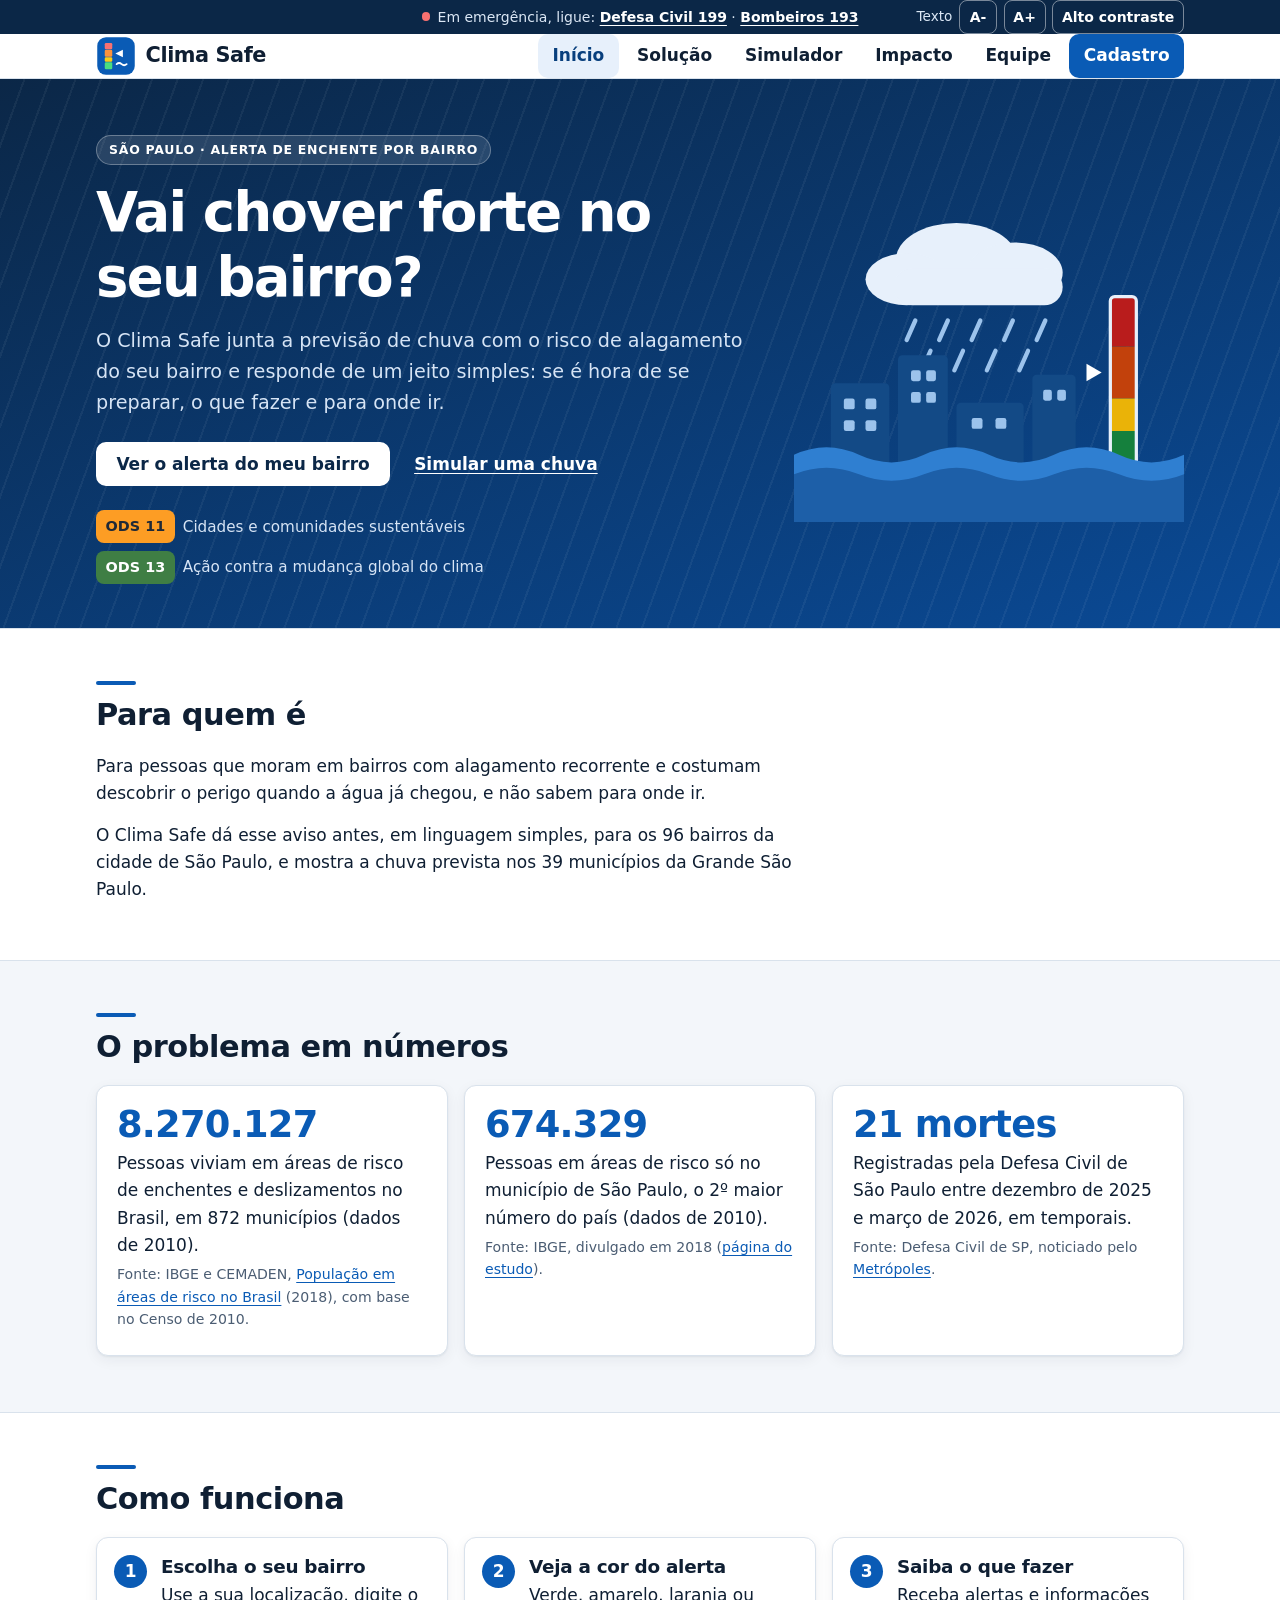
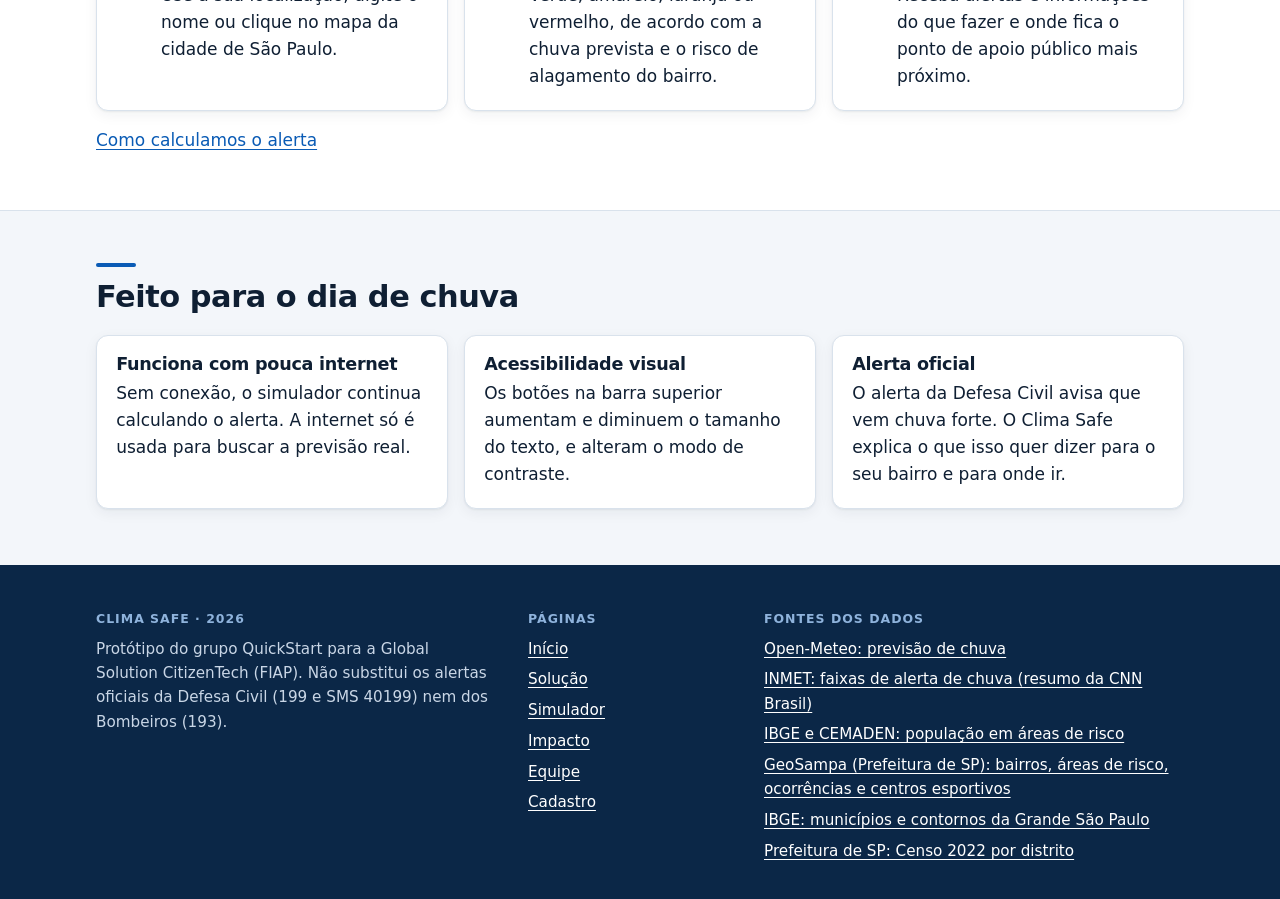
<file: index.html>
<!DOCTYPE html>
<html lang="pt-BR">
<head>
  <meta charset="UTF-8">
  <meta name="viewport" content="width=device-width, initial-scale=1">
  <title>Clima Safe — alerta de enchente em São Paulo</title>
  <meta name="description" content="Clima Safe: aviso de enchente por bairro em São Paulo, com nível de alerta, o que fazer e onde buscar apoio.">
  <link rel="icon" href="img/logo.svg" type="image/svg+xml">
  <link rel="stylesheet" href="css/style.css">
  <script src="js/estado.js"></script>
</head>
<body id="topo">
  <a class="pular-link" href="#conteudo">Pular para o conteúdo</a>
  <div class="faixa-emergencia">
    <div class="container faixa-grade">
      <p>Em emergência, ligue: <a href="tel:199">Defesa Civil 199</a> · <a href="tel:193">Bombeiros 193</a></p>
      <div class="ajuste-fonte" role="group" aria-label="Ajustes de leitura">
        <span aria-hidden="true">Texto</span>
        <button type="button" id="fonte-menor" aria-label="Diminuir o texto">A-</button>
        <button type="button" id="fonte-maior" aria-label="Aumentar o texto">A+</button>
        <button type="button" id="alto-contraste" aria-pressed="false">Alto contraste</button>
      </div>
    </div>
  </div>
  <header class="cabecalho">
    <div class="container cabecalho-grade">
      <a class="logo" href="index.html">
        <img src="img/logo.svg" alt="" width="40" height="40">
        <span>Clima Safe</span>
      </a>
      <button type="button" class="botao-menu" id="botao-menu" aria-expanded="false" aria-controls="menu-principal">Menu</button>
      <nav class="navegacao" aria-label="Principal">
        <ul class="menu" id="menu-principal">
          <li><a href="index.html" aria-current="page">Início</a></li>
          <li><a href="solucao.html">Solução</a></li>
          <li><a href="simulador.html">Simulador</a></li>
          <li><a href="impacto.html">Impacto</a></li>
          <li><a href="equipe.html">Equipe</a></li>
          <li class="menu-cta"><a href="cadastro.html">Cadastro</a></li>
        </ul>
      </nav>
    </div>
  </header>

  <main id="conteudo">
    <section class="topo-pagina hero" aria-labelledby="titulo-hero">
      <div class="container hero-grade">
        <div class="hero-texto">
          <p class="sobretitulo">São Paulo · alerta de enchente por bairro</p>
          <h1 id="titulo-hero">Vai chover forte no seu bairro?</h1>
          <p class="lead">O Clima Safe junta a previsão de chuva com o risco de alagamento do seu bairro e responde de um jeito simples: se é hora de se preparar, o que fazer e para onde ir.</p>
          <p class="acoes">
            <a class="botao botao-claro" href="solucao.html">Ver o alerta do meu bairro</a>
            <a class="link-seco" href="simulador.html">Simular uma chuva</a>
          </p>
          <ul class="hero-ods" aria-label="ODS da ONU ligados ao projeto">
            <li><span class="etiqueta-ods ods-11">ODS 11</span> Cidades e comunidades sustentáveis</li>
            <li><span class="etiqueta-ods ods-13">ODS 13</span> Ação contra a mudança global do clima</li>
          </ul>
        </div>
        <img class="hero-imagem" src="img/hero.svg" alt="" width="360" height="300">
      </div>
    </section>
    <section class="secao" aria-labelledby="titulo-cidadao">
      <div class="container secao-grade">
        <h2 id="titulo-cidadao">Para quem é</h2>
        <div class="secao-corpo">
          <p>Para pessoas que moram em bairros com alagamento recorrente e costumam descobrir o perigo quando a água já chegou, e não sabem para onde ir.</p>
          <p>O Clima Safe dá esse aviso antes, em linguagem simples, para os 96 bairros da cidade de São Paulo, e mostra a chuva prevista nos 39 municípios da Grande São Paulo.</p>
        </div>
      </div>
    </section>
    <section class="secao" id="problema" aria-labelledby="titulo-problema">
      <div class="container secao-grade">
        <h2 id="titulo-problema">O problema em números</h2>
        <div class="secao-corpo">
          <ul class="indicadores">
            <li class="estatistica">
              <span class="numero">8.270.127</span>
              <div>
                <p>Pessoas viviam em áreas de risco de enchentes e deslizamentos no Brasil, em 872 municípios (dados de 2010).</p>
                <p class="fonte">Fonte: IBGE e CEMADEN, <a href="https://agenciadenoticias.ibge.gov.br/agencia-sala-de-imprensa/21565-em-2010-brasil-tinha-8-3-milhoes-de-pessoas-morando-em-areas-com-risco-de-desastres-naturais.html">População em áreas de risco no Brasil</a> (2018), com base no Censo de 2010.</p>
              </div>
            </li>
            <li class="estatistica">
              <span class="numero">674.329</span>
              <div>
                <p>Pessoas em áreas de risco só no município de São Paulo, o 2º maior número do país (dados de 2010).</p>
                <p class="fonte">Fonte: IBGE, divulgado em 2018 (<a href="https://www.ibge.gov.br/geociencias/informacoes-ambientais/estudos-ambientais/21538-populacao-em-areas-de-risco-no-brasil.html">página do estudo</a>).</p>
              </div>
            </li>
            <li class="estatistica">
              <span class="numero">21 mortes</span>
              <div>
                <p>Registradas pela Defesa Civil de São Paulo entre dezembro de 2025 e março de 2026, em temporais.</p>
                <p class="fonte">Fonte: Defesa Civil de SP, noticiado pelo <a href="https://www.metropoles.com/sao-paulo/sobe-numero-mortes-chuvas-sp">Metrópoles</a>.</p>
              </div>
            </li>
          </ul>
        </div>
      </div>
    </section>
    <section class="secao" aria-labelledby="titulo-como">
      <div class="container secao-grade">
        <h2 id="titulo-como">Como funciona</h2>
        <div class="secao-corpo">
          <ol class="passos">
            <li>
              <h3>Escolha o seu bairro</h3>
              <p>Use a sua localização, digite o nome ou clique no mapa da cidade de São Paulo.</p>
            </li>
            <li>
              <h3>Veja a cor do alerta</h3>
              <p>Verde, amarelo, laranja ou vermelho, de acordo com a chuva prevista e o risco de alagamento do bairro.</p>
            </li>
            <li>
              <h3>Saiba o que fazer</h3>
              <p>Receba alertas e informações do que fazer e onde fica o ponto de apoio público mais próximo.</p>
            </li>
          </ol>
          <p><a href="solucao.html#regras">Como calculamos o alerta</a></p>
        </div>
      </div>
    </section>
    <section class="secao" aria-labelledby="titulo-chuva">
      <div class="container secao-grade">
        <h2 id="titulo-chuva">Feito para o dia de chuva</h2>
        <div class="secao-corpo">
          <ul class="lista-pontos">
            <li><h3>Funciona com pouca internet</h3><p>Sem conexão, o simulador continua calculando o alerta. A internet só é usada para buscar a previsão real.</p></li>
            <li><h3>Acessibilidade visual</h3><p>Os botões na barra superior aumentam e diminuem o tamanho do texto, e alteram o modo de contraste.</p></li>
            <li><h3>Alerta oficial</h3><p>O alerta da Defesa Civil avisa que vem chuva forte. O Clima Safe explica o que isso quer dizer para o seu bairro e para onde ir.</p></li>
          </ul>
        </div>
      </div>
    </section>
  </main>

  <footer class="rodape">
    <div class="container rodape-grade">
      <div>
        <p class="rodape-titulo">Clima Safe · 2026</p>
        <p>Protótipo do grupo QuickStart para a Global Solution CitizenTech (FIAP). Não substitui os alertas oficiais da Defesa Civil (199 e SMS 40199) nem dos Bombeiros (193).</p>
      </div>
      <nav aria-label="Rodapé">
        <p class="rodape-titulo">Páginas</p>
        <ul>
          <li><a href="index.html">Início</a></li>
          <li><a href="solucao.html">Solução</a></li>
          <li><a href="simulador.html">Simulador</a></li>
          <li><a href="impacto.html">Impacto</a></li>
          <li><a href="equipe.html">Equipe</a></li>
          <li><a href="cadastro.html">Cadastro</a></li>
        </ul>
      </nav>
      <div>
        <p class="rodape-titulo">Fontes dos dados</p>
        <ul>
          <li><a href="https://open-meteo.com/">Open-Meteo: previsão de chuva</a></li>
          <li><a href="https://www.cnnbrasil.com.br/nacional/chuva-entenda-os-alertas-do-inmet-para-temporais/">INMET: faixas de alerta de chuva (resumo da CNN Brasil)</a></li>
          <li><a href="https://agenciadenoticias.ibge.gov.br/agencia-sala-de-imprensa/21565-em-2010-brasil-tinha-8-3-milhoes-de-pessoas-morando-em-areas-com-risco-de-desastres-naturais.html">IBGE e CEMADEN: população em áreas de risco</a></li>
          <li><a href="https://geosampa.prefeitura.sp.gov.br/">GeoSampa (Prefeitura de SP): bairros, áreas de risco, ocorrências e centros esportivos</a></li>
          <li><a href="https://servicodados.ibge.gov.br/api/docs">IBGE: municípios e contornos da Grande São Paulo</a></li>
          <li><a href="https://prefeitura.sp.gov.br/web/subprefeituras/w/munic%C3%ADpio-de-s%C3%A3o-paulo-subprefeituras-e-distritos-municipais-1">Prefeitura de SP: Censo 2022 por distrito</a></li>
        </ul>
      </div>
    </div>
  </footer>

  <a class="voltar-topo" id="voltar-topo" href="#topo" aria-label="Voltar ao topo da página">↑ <span class="voltar-topo-texto">Topo</span></a>

  <script src="js/fonte.js"></script>
  <script src="js/menu.js"></script>
  <script src="js/topo.js"></script>
</body>
</html>
</file>
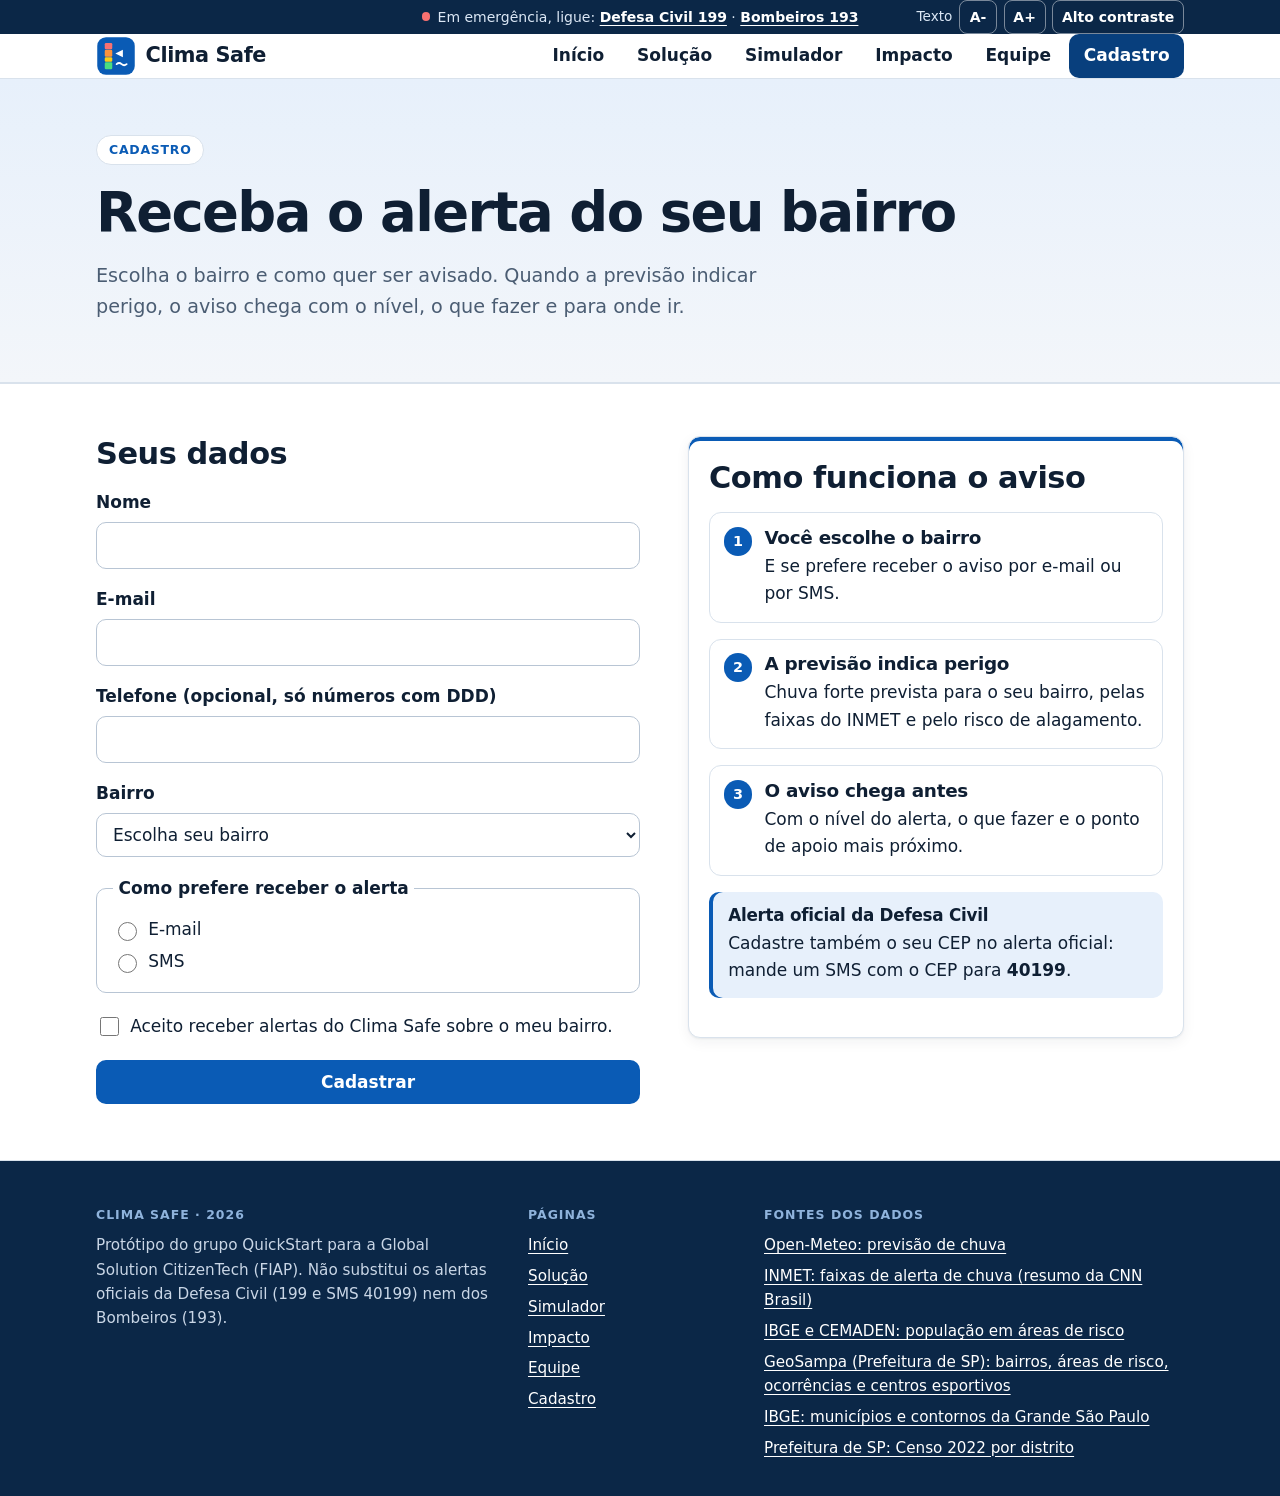
<file: cadastro.html>
<!DOCTYPE html>
<html lang="pt-BR">
<head>
  <meta charset="UTF-8">
  <meta name="viewport" content="width=device-width, initial-scale=1">
  <title>Cadastro — Clima Safe</title>
  <meta name="description" content="Cadastro para receber o alerta de enchente do seu bairro em São Paulo.">
  <link rel="icon" href="img/logo.svg" type="image/svg+xml">
  <link rel="stylesheet" href="css/style.css">
  <script src="js/estado.js"></script>
</head>
<body id="topo">
  <a class="pular-link" href="#conteudo">Pular para o conteúdo</a>
  <div class="faixa-emergencia">
    <div class="container faixa-grade">
      <p>Em emergência, ligue: <a href="tel:199">Defesa Civil 199</a> · <a href="tel:193">Bombeiros 193</a></p>
      <div class="ajuste-fonte" role="group" aria-label="Ajustes de leitura">
        <span aria-hidden="true">Texto</span>
        <button type="button" id="fonte-menor" aria-label="Diminuir o texto">A-</button>
        <button type="button" id="fonte-maior" aria-label="Aumentar o texto">A+</button>
        <button type="button" id="alto-contraste" aria-pressed="false">Alto contraste</button>
      </div>
    </div>
  </div>
  <header class="cabecalho">
    <div class="container cabecalho-grade">
      <a class="logo" href="index.html">
        <img src="img/logo.svg" alt="" width="40" height="40">
        <span>Clima Safe</span>
      </a>
      <button type="button" class="botao-menu" id="botao-menu" aria-expanded="false" aria-controls="menu-principal">Menu</button>
      <nav class="navegacao" aria-label="Principal">
        <ul class="menu" id="menu-principal">
          <li><a href="index.html">Início</a></li>
          <li><a href="solucao.html">Solução</a></li>
          <li><a href="simulador.html">Simulador</a></li>
          <li><a href="impacto.html">Impacto</a></li>
          <li><a href="equipe.html">Equipe</a></li>
          <li class="menu-cta"><a href="cadastro.html" aria-current="page">Cadastro</a></li>
        </ul>
      </nav>
    </div>
  </header>

  <main id="conteudo">
    <section class="topo-pagina" aria-labelledby="titulo-cadastro">
      <div class="container">
        <p class="sobretitulo">Cadastro</p>
        <h1 id="titulo-cadastro">Receba o alerta do seu bairro</h1>
        <p class="lead">Escolha o bairro e como quer ser avisado. Quando a previsão indicar perigo, o aviso chega com o nível, o que fazer e para onde ir.</p>
      </div>
    </section>
    <section class="secao secao-larga" id="cadastro" aria-labelledby="titulo-dados">
      <div class="container cadastro-grade">
        <div class="cadastro-form">
          <h2 id="titulo-dados">Seus dados</h2>
          <p class="mensagem-sucesso" id="mensagem-sucesso" role="status"></p>

          <form class="formulario" id="form-cadastro" novalidate>
            <div class="campo">
              <label for="nome">Nome</label>
              <input type="text" id="nome" name="nome" autocomplete="name" aria-describedby="erro-nome">
              <span class="erro-campo" id="erro-nome"></span>
            </div>
            <div class="campo">
              <label for="email">E-mail</label>
              <input type="email" id="email" name="email" autocomplete="email" aria-describedby="erro-email">
              <span class="erro-campo" id="erro-email"></span>
            </div>
            <div class="campo">
              <label for="telefone">Telefone (opcional, só números com DDD)</label>
              <input type="tel" id="telefone" name="telefone" autocomplete="tel" inputmode="numeric" aria-describedby="erro-telefone">
              <span class="erro-campo" id="erro-telefone"></span>
            </div>
            <div class="campo">
              <label for="bairro">Bairro</label>
              <select id="bairro" name="bairro" aria-describedby="erro-bairro">
                <option value="">Escolha seu bairro</option>
              </select>
              <span class="erro-campo" id="erro-bairro"></span>
            </div>
            <div class="campo">
              <fieldset id="grupo-canal" aria-describedby="erro-canal">
                <legend>Como prefere receber o alerta</legend>
                <div class="opcao">
                  <input type="radio" id="canal-email" name="canal" value="email">
                  <label for="canal-email">E-mail</label>
                </div>
                <div class="opcao">
                  <input type="radio" id="canal-sms" name="canal" value="sms">
                  <label for="canal-sms">SMS</label>
                </div>
              </fieldset>
              <span class="erro-campo" id="erro-canal"></span>
            </div>
            <div class="campo">
              <div class="opcao">
                <input type="checkbox" id="aceite" name="aceite" aria-describedby="erro-aceite">
                <label for="aceite">Aceito receber alertas do Clima Safe sobre o meu bairro.</label>
              </div>
              <span class="erro-campo" id="erro-aceite"></span>
            </div>
            <div class="campo">
              <button type="submit" class="botao">Cadastrar</button>
            </div>
          </form>
        </div>
        <aside class="cadastro-lado" aria-labelledby="titulo-como-aviso">
          <h2 id="titulo-como-aviso">Como funciona o aviso</h2>
          <ol class="passos">
            <li>
              <h3>Você escolhe o bairro</h3>
              <p>E se prefere receber o aviso por e-mail ou por SMS.</p>
            </li>
            <li>
              <h3>A previsão indica perigo</h3>
              <p>Chuva forte prevista para o seu bairro, pelas faixas do INMET e pelo risco de alagamento.</p>
            </li>
            <li>
              <h3>O aviso chega antes</h3>
              <p>Com o nível do alerta, o que fazer e o ponto de apoio mais próximo.</p>
            </li>
          </ol>
          <div class="caixa-oficial">
            <h3>Alerta oficial da Defesa Civil</h3>
            <p>Cadastre também o seu CEP no alerta oficial: mande um SMS com o CEP para <strong>40199</strong>.</p>
          </div>
        </aside>
      </div>
    </section>
  </main>

  <footer class="rodape">
    <div class="container rodape-grade">
      <div>
        <p class="rodape-titulo">Clima Safe · 2026</p>
        <p>Protótipo do grupo QuickStart para a Global Solution CitizenTech (FIAP). Não substitui os alertas oficiais da Defesa Civil (199 e SMS 40199) nem dos Bombeiros (193).</p>
      </div>
      <nav aria-label="Rodapé">
        <p class="rodape-titulo">Páginas</p>
        <ul>
          <li><a href="index.html">Início</a></li>
          <li><a href="solucao.html">Solução</a></li>
          <li><a href="simulador.html">Simulador</a></li>
          <li><a href="impacto.html">Impacto</a></li>
          <li><a href="equipe.html">Equipe</a></li>
          <li><a href="cadastro.html">Cadastro</a></li>
        </ul>
      </nav>
      <div>
        <p class="rodape-titulo">Fontes dos dados</p>
        <ul>
          <li><a href="https://open-meteo.com/">Open-Meteo: previsão de chuva</a></li>
          <li><a href="https://www.cnnbrasil.com.br/nacional/chuva-entenda-os-alertas-do-inmet-para-temporais/">INMET: faixas de alerta de chuva (resumo da CNN Brasil)</a></li>
          <li><a href="https://agenciadenoticias.ibge.gov.br/agencia-sala-de-imprensa/21565-em-2010-brasil-tinha-8-3-milhoes-de-pessoas-morando-em-areas-com-risco-de-desastres-naturais.html">IBGE e CEMADEN: população em áreas de risco</a></li>
          <li><a href="https://geosampa.prefeitura.sp.gov.br/">GeoSampa (Prefeitura de SP): bairros, áreas de risco, ocorrências e centros esportivos</a></li>
          <li><a href="https://servicodados.ibge.gov.br/api/docs">IBGE: municípios e contornos da Grande São Paulo</a></li>
          <li><a href="https://prefeitura.sp.gov.br/web/subprefeituras/w/munic%C3%ADpio-de-s%C3%A3o-paulo-subprefeituras-e-distritos-municipais-1">Prefeitura de SP: Censo 2022 por distrito</a></li>
        </ul>
      </div>
    </div>
  </footer>

  <a class="voltar-topo" id="voltar-topo" href="#topo" aria-label="Voltar ao topo da página">↑ <span class="voltar-topo-texto">Topo</span></a>

  <script src="js/dados.js"></script>
  <script src="js/formulario.js"></script>
  <script src="js/fonte.js"></script>
  <script src="js/menu.js"></script>
  <script src="js/topo.js"></script>
</body>
</html>
</file>
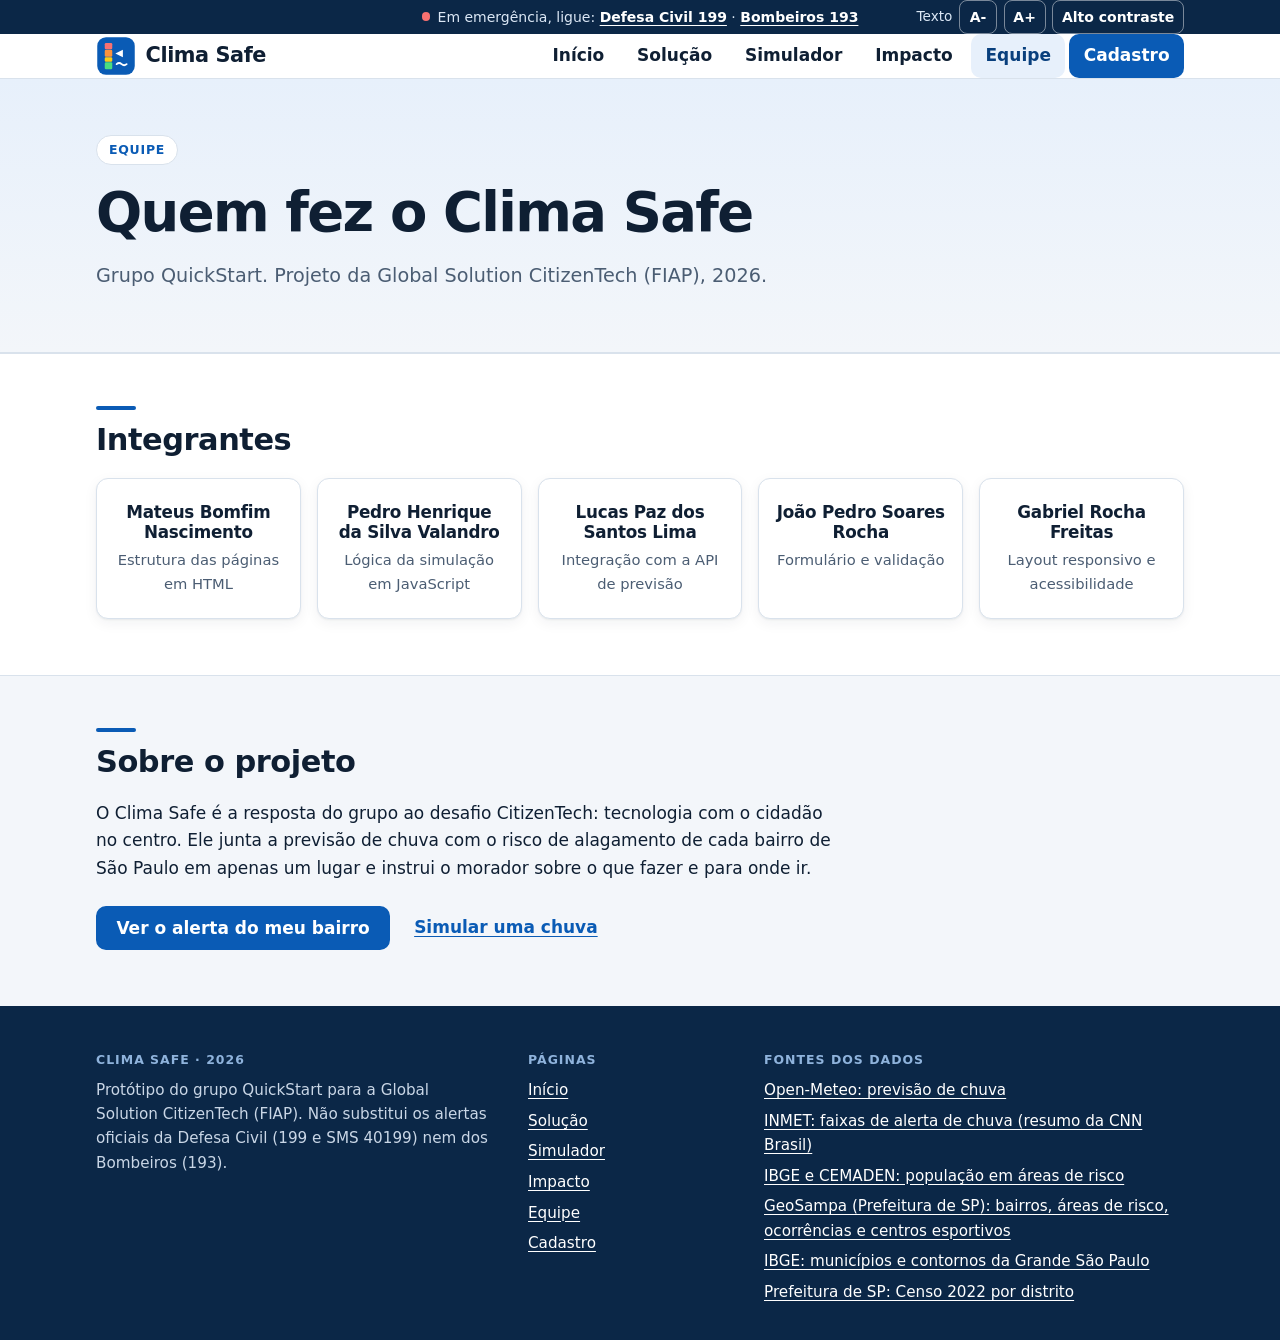
<file: equipe.html>
<!DOCTYPE html>
<html lang="pt-BR">
<head>
  <meta charset="UTF-8">
  <meta name="viewport" content="width=device-width, initial-scale=1">
  <title>Equipe — Clima Safe</title>
  <meta name="description" content="Integrantes do grupo QuickStart, que fez o Clima Safe.">
  <link rel="icon" href="img/logo.svg" type="image/svg+xml">
  <link rel="stylesheet" href="css/style.css">
  <script src="js/estado.js"></script>
</head>
<body id="topo">
  <a class="pular-link" href="#conteudo">Pular para o conteúdo</a>
  <div class="faixa-emergencia">
    <div class="container faixa-grade">
      <p>Em emergência, ligue: <a href="tel:199">Defesa Civil 199</a> · <a href="tel:193">Bombeiros 193</a></p>
      <div class="ajuste-fonte" role="group" aria-label="Ajustes de leitura">
        <span aria-hidden="true">Texto</span>
        <button type="button" id="fonte-menor" aria-label="Diminuir o texto">A-</button>
        <button type="button" id="fonte-maior" aria-label="Aumentar o texto">A+</button>
        <button type="button" id="alto-contraste" aria-pressed="false">Alto contraste</button>
      </div>
    </div>
  </div>
  <header class="cabecalho">
    <div class="container cabecalho-grade">
      <a class="logo" href="index.html">
        <img src="img/logo.svg" alt="" width="40" height="40">
        <span>Clima Safe</span>
      </a>
      <button type="button" class="botao-menu" id="botao-menu" aria-expanded="false" aria-controls="menu-principal">Menu</button>
      <nav class="navegacao" aria-label="Principal">
        <ul class="menu" id="menu-principal">
          <li><a href="index.html">Início</a></li>
          <li><a href="solucao.html">Solução</a></li>
          <li><a href="simulador.html">Simulador</a></li>
          <li><a href="impacto.html">Impacto</a></li>
          <li><a href="equipe.html" aria-current="page">Equipe</a></li>
          <li class="menu-cta"><a href="cadastro.html">Cadastro</a></li>
        </ul>
      </nav>
    </div>
  </header>

  <main id="conteudo">
    <section class="topo-pagina" aria-labelledby="titulo-equipe">
      <div class="container">
        <p class="sobretitulo">Equipe</p>
        <h1 id="titulo-equipe">Quem fez o Clima Safe</h1>
        <p class="lead">Grupo QuickStart. Projeto da Global Solution CitizenTech (FIAP), 2026.</p>
      </div>
    </section>
    <section class="secao secao-larga" aria-labelledby="titulo-integrantes">
      <div class="container secao-grade">
        <h2 id="titulo-integrantes">Integrantes</h2>
        <div class="secao-corpo">
          <ul class="integrantes">
            <li class="integrante">
              <h3>Mateus Bomfim Nascimento</h3>
              <p>Estrutura das páginas em HTML</p>
            </li>
            <li class="integrante">
              <h3>Pedro Henrique da Silva Valandro</h3>
              <p>Lógica da simulação em JavaScript</p>
            </li>
            <li class="integrante">
              <h3>Lucas Paz dos Santos Lima</h3>
              <p>Integração com a API de previsão</p>
            </li>
            <li class="integrante">
              <h3>João Pedro Soares Rocha</h3>
              <p>Formulário e validação</p>
            </li>
            <li class="integrante">
              <h3>Gabriel Rocha Freitas</h3>
              <p>Layout responsivo e acessibilidade</p>
            </li>
          </ul>
        </div>
      </div>
    </section>
    <section class="secao" aria-labelledby="titulo-projeto">
      <div class="container secao-grade">
        <h2 id="titulo-projeto">Sobre o projeto</h2>
        <div class="secao-corpo">
          <p>O Clima Safe é a resposta do grupo ao desafio CitizenTech: tecnologia com o cidadão no centro. Ele junta a previsão de chuva com o risco de alagamento de cada bairro de São Paulo em apenas um lugar e instrui o morador sobre o que fazer e para onde ir.</p>
          <p class="acoes">
            <a class="botao" href="solucao.html">Ver o alerta do meu bairro</a>
            <a class="link-seco" href="simulador.html">Simular uma chuva</a>
          </p>
        </div>
      </div>
    </section>
  </main>

  <footer class="rodape">
    <div class="container rodape-grade">
      <div>
        <p class="rodape-titulo">Clima Safe · 2026</p>
        <p>Protótipo do grupo QuickStart para a Global Solution CitizenTech (FIAP). Não substitui os alertas oficiais da Defesa Civil (199 e SMS 40199) nem dos Bombeiros (193).</p>
      </div>
      <nav aria-label="Rodapé">
        <p class="rodape-titulo">Páginas</p>
        <ul>
          <li><a href="index.html">Início</a></li>
          <li><a href="solucao.html">Solução</a></li>
          <li><a href="simulador.html">Simulador</a></li>
          <li><a href="impacto.html">Impacto</a></li>
          <li><a href="equipe.html">Equipe</a></li>
          <li><a href="cadastro.html">Cadastro</a></li>
        </ul>
      </nav>
      <div>
        <p class="rodape-titulo">Fontes dos dados</p>
        <ul>
          <li><a href="https://open-meteo.com/">Open-Meteo: previsão de chuva</a></li>
          <li><a href="https://www.cnnbrasil.com.br/nacional/chuva-entenda-os-alertas-do-inmet-para-temporais/">INMET: faixas de alerta de chuva (resumo da CNN Brasil)</a></li>
          <li><a href="https://agenciadenoticias.ibge.gov.br/agencia-sala-de-imprensa/21565-em-2010-brasil-tinha-8-3-milhoes-de-pessoas-morando-em-areas-com-risco-de-desastres-naturais.html">IBGE e CEMADEN: população em áreas de risco</a></li>
          <li><a href="https://geosampa.prefeitura.sp.gov.br/">GeoSampa (Prefeitura de SP): bairros, áreas de risco, ocorrências e centros esportivos</a></li>
          <li><a href="https://servicodados.ibge.gov.br/api/docs">IBGE: municípios e contornos da Grande São Paulo</a></li>
          <li><a href="https://prefeitura.sp.gov.br/web/subprefeituras/w/munic%C3%ADpio-de-s%C3%A3o-paulo-subprefeituras-e-distritos-municipais-1">Prefeitura de SP: Censo 2022 por distrito</a></li>
        </ul>
      </div>
    </div>
  </footer>

  <a class="voltar-topo" id="voltar-topo" href="#topo" aria-label="Voltar ao topo da página">↑ <span class="voltar-topo-texto">Topo</span></a>

  <script src="js/fonte.js"></script>
  <script src="js/menu.js"></script>
  <script src="js/topo.js"></script>
</body>
</html>
</file>
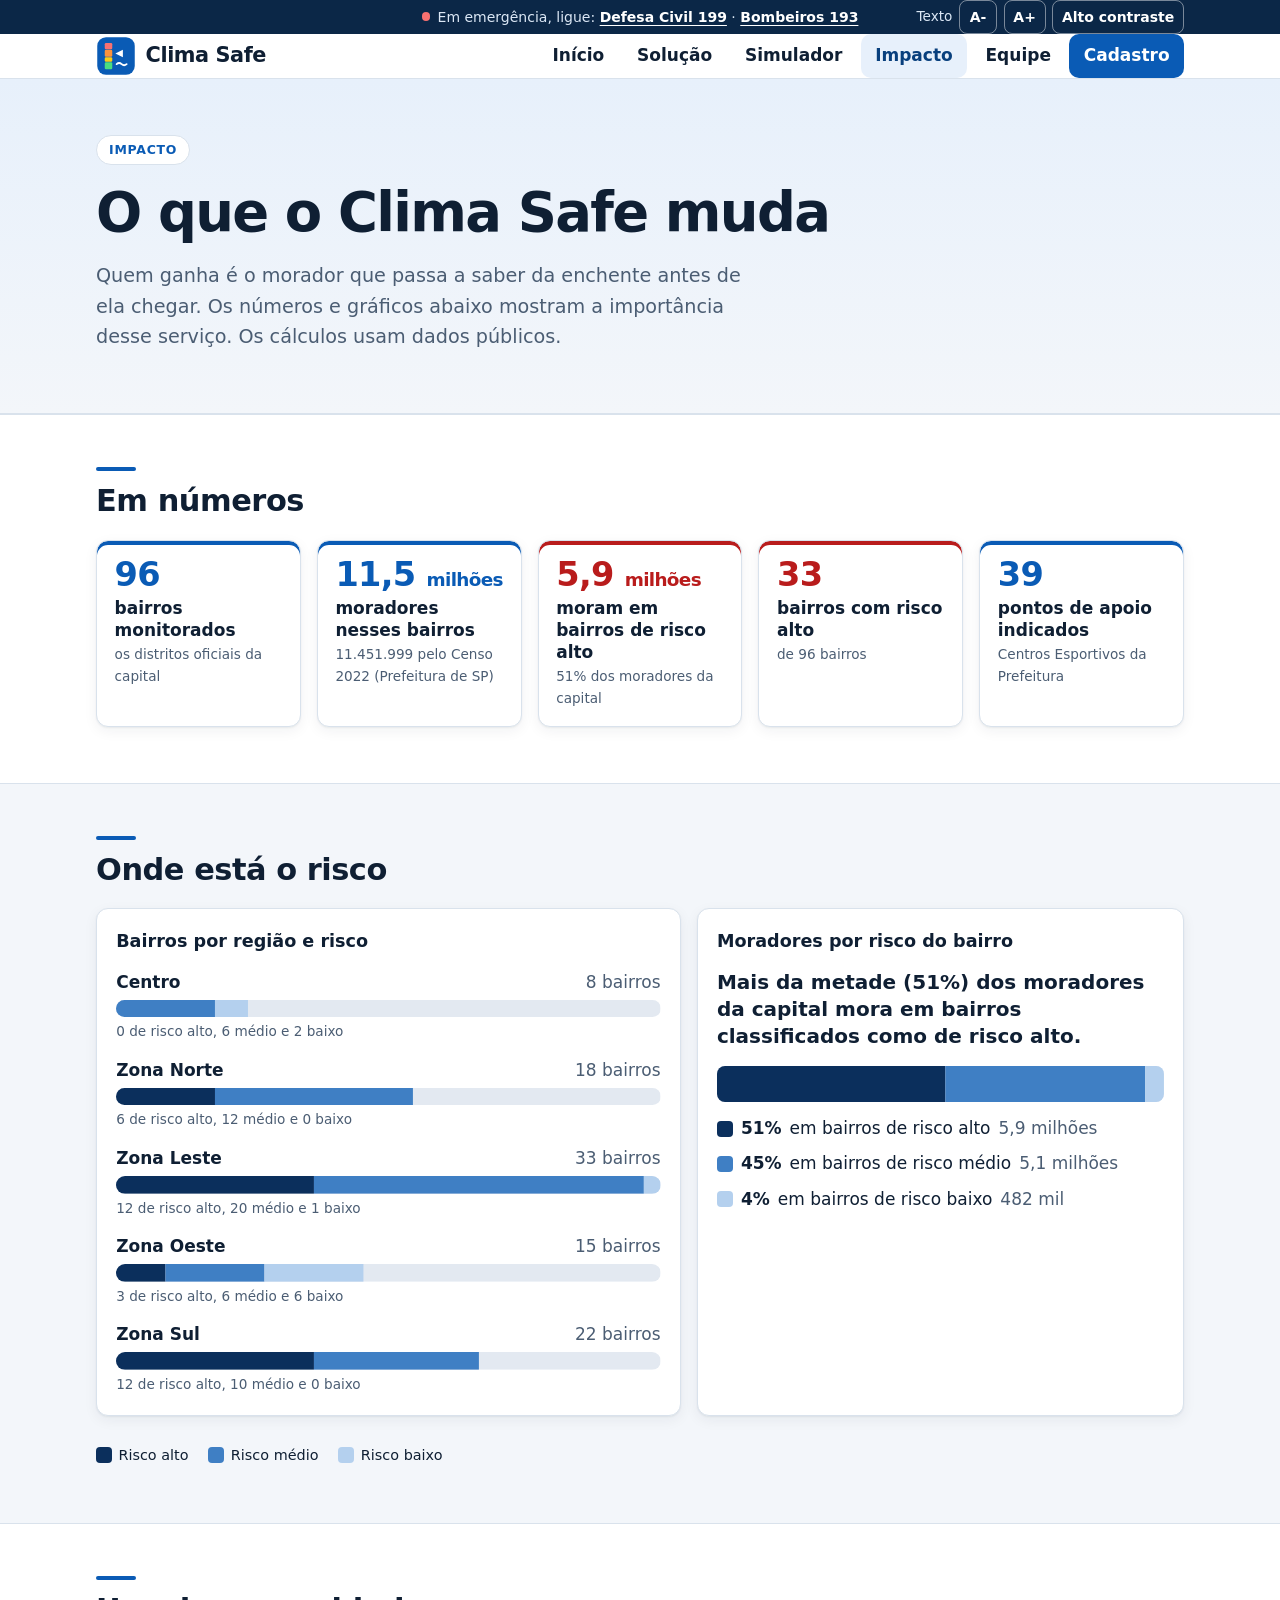
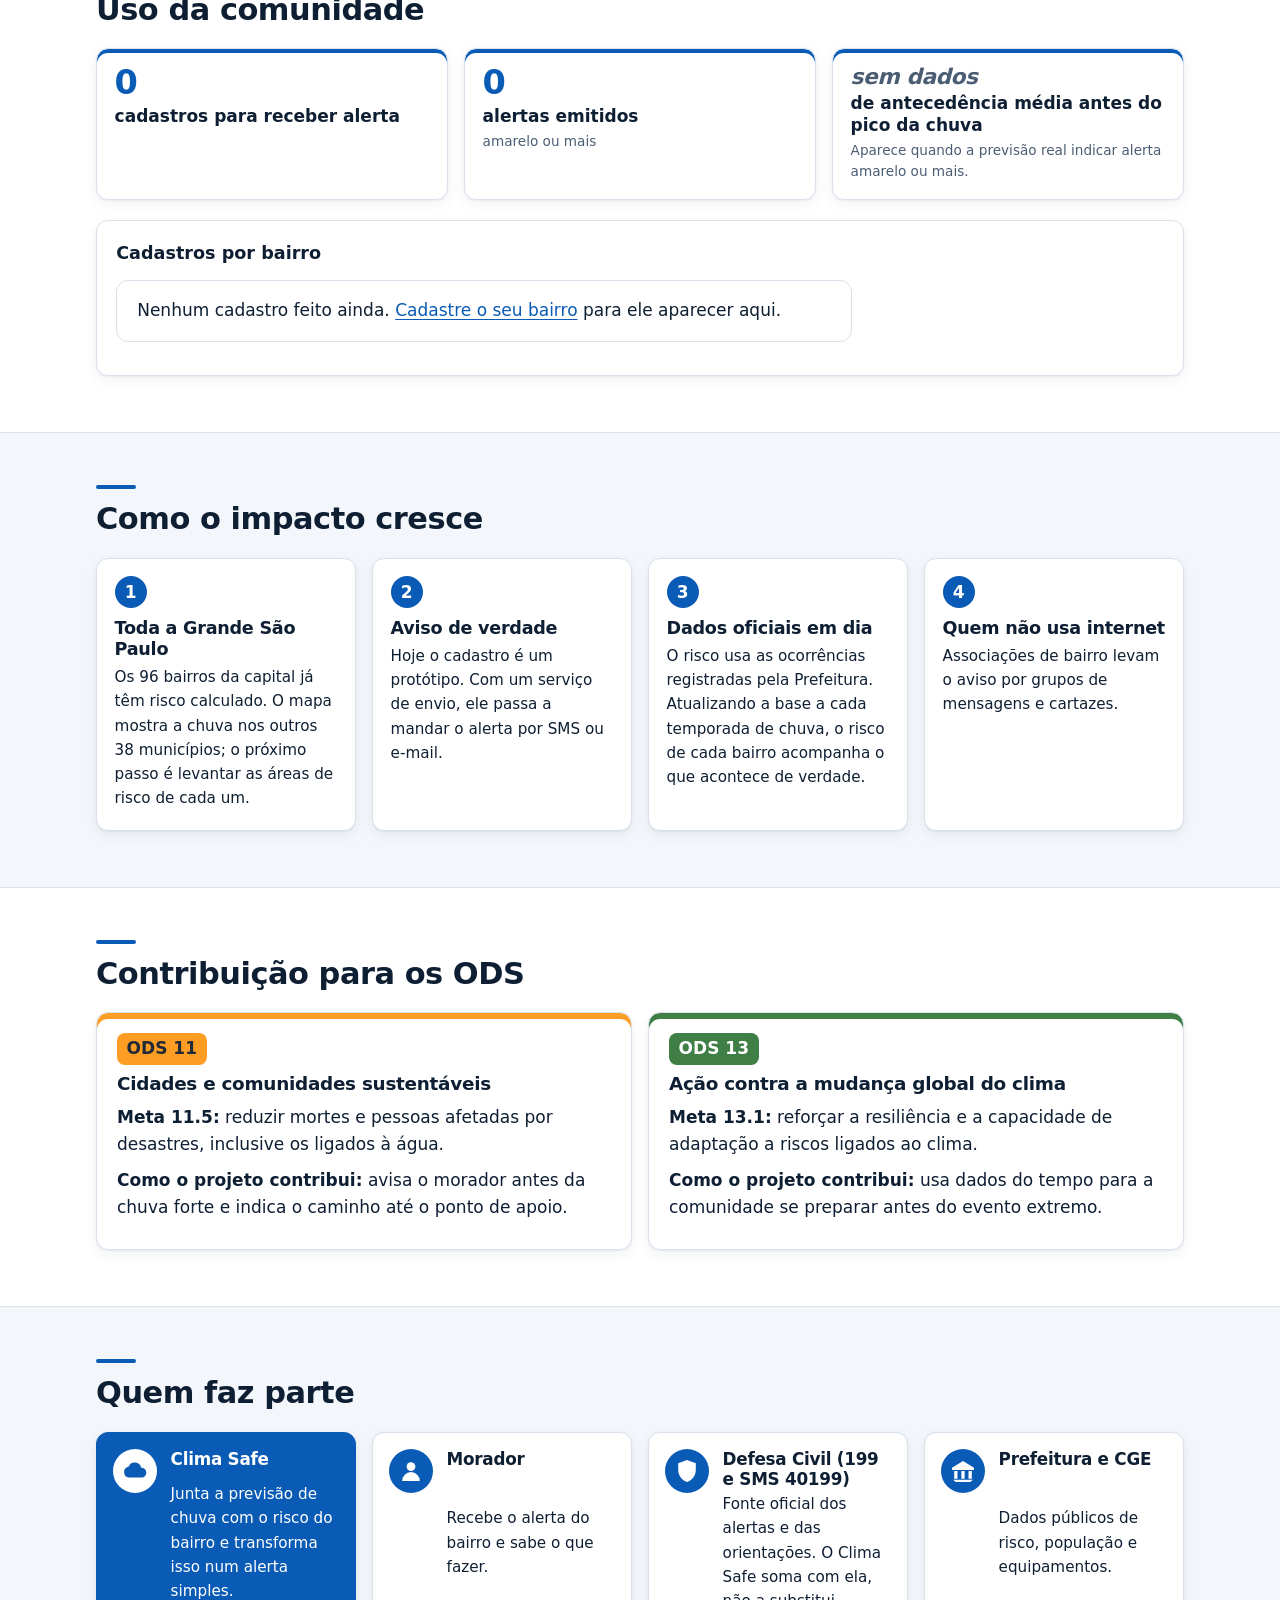
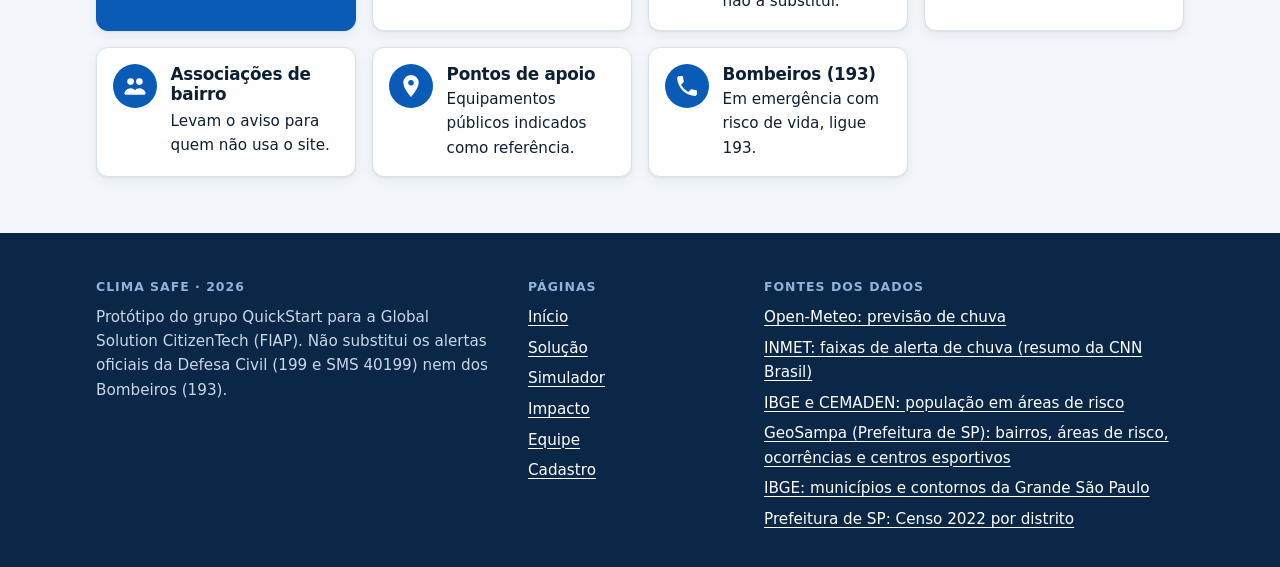
<file: impacto.html>
<!DOCTYPE html>
<html lang="pt-BR">
<head>
  <meta charset="UTF-8">
  <meta name="viewport" content="width=device-width, initial-scale=1">
  <title>Impacto — Clima Safe</title>
  <meta name="description" content="Indicadores, gráficos do risco por região e contribuição do Clima Safe para os ODS 11 e 13.">
  <link rel="icon" href="img/logo.svg" type="image/svg+xml">
  <link rel="stylesheet" href="css/style.css">
  <script src="js/estado.js"></script>
</head>
<body id="topo">
  <a class="pular-link" href="#conteudo">Pular para o conteúdo</a>
  <div class="faixa-emergencia">
    <div class="container faixa-grade">
      <p>Em emergência, ligue: <a href="tel:199">Defesa Civil 199</a> · <a href="tel:193">Bombeiros 193</a></p>
      <div class="ajuste-fonte" role="group" aria-label="Ajustes de leitura">
        <span aria-hidden="true">Texto</span>
        <button type="button" id="fonte-menor" aria-label="Diminuir o texto">A-</button>
        <button type="button" id="fonte-maior" aria-label="Aumentar o texto">A+</button>
        <button type="button" id="alto-contraste" aria-pressed="false">Alto contraste</button>
      </div>
    </div>
  </div>
  <header class="cabecalho">
    <div class="container cabecalho-grade">
      <a class="logo" href="index.html">
        <img src="img/logo.svg" alt="" width="40" height="40">
        <span>Clima Safe</span>
      </a>
      <button type="button" class="botao-menu" id="botao-menu" aria-expanded="false" aria-controls="menu-principal">Menu</button>
      <nav class="navegacao" aria-label="Principal">
        <ul class="menu" id="menu-principal">
          <li><a href="index.html">Início</a></li>
          <li><a href="solucao.html">Solução</a></li>
          <li><a href="simulador.html">Simulador</a></li>
          <li><a href="impacto.html" aria-current="page">Impacto</a></li>
          <li><a href="equipe.html">Equipe</a></li>
          <li class="menu-cta"><a href="cadastro.html">Cadastro</a></li>
        </ul>
      </nav>
    </div>
  </header>

  <main id="conteudo">
    <section class="topo-pagina" aria-labelledby="titulo-impacto">
      <div class="container">
        <p class="sobretitulo">Impacto</p>
        <h1 id="titulo-impacto">O que o Clima Safe muda</h1>
        <p class="lead">Quem ganha é o morador que passa a saber da enchente antes de ela chegar. Os números e gráficos abaixo mostram a importância desse serviço. Os cálculos usam dados públicos.</p>
      </div>
    </section>
    <section class="secao secao-larga" aria-labelledby="titulo-numeros">
      <div class="container secao-grade">
        <h2 id="titulo-numeros">Em números</h2>
        <div class="secao-corpo">
          <ul class="kpis">
            <li class="kpi">
              <span class="kpi-numero" id="ind-bairros">0</span>
              <span class="kpi-rotulo">bairros monitorados</span>
              <span class="kpi-nota">os distritos oficiais da capital</span>
            </li>
            <li class="kpi">
              <span class="kpi-numero" id="ind-populacao">0</span>
              <span class="kpi-rotulo">moradores nesses bairros</span>
              <span class="kpi-nota" id="ind-populacao-nota"></span>
            </li>
            <li class="kpi kpi-alerta">
              <span class="kpi-numero" id="ind-pop-alta">0</span>
              <span class="kpi-rotulo">moram em bairros de risco alto</span>
              <span class="kpi-nota" id="ind-pop-alta-nota"></span>
            </li>
            <li class="kpi kpi-alerta">
              <span class="kpi-numero" id="ind-alta">0</span>
              <span class="kpi-rotulo">bairros com risco alto</span>
              <span class="kpi-nota" id="ind-alta-nota"></span>
            </li>
            <li class="kpi">
              <span class="kpi-numero" id="ind-apoio">0</span>
              <span class="kpi-rotulo">pontos de apoio indicados</span>
              <span class="kpi-nota">Centros Esportivos da Prefeitura</span>
            </li>
          </ul>
        </div>
      </div>
    </section>
    <section class="secao secao-larga" aria-labelledby="titulo-risco">
      <div class="container secao-grade">
        <h2 id="titulo-risco">Onde está o risco</h2>
        <div class="secao-corpo">
          <div class="graficos">
            <figure class="grafico-cartao">
              <figcaption>Bairros por região e risco</figcaption>
              <ul class="barras" id="grafico-regioes"></ul>
            </figure>
            <figure class="grafico-cartao">
              <figcaption>Moradores por risco do bairro</figcaption>
              <p class="grafico-frase" id="frase-moradores"></p>
              <div id="grafico-moradores"></div>
            </figure>
          </div>
          <ul class="legenda-mapa">
            <li><span class="amostra amostra-risco-alto"></span>Risco alto</li>
            <li><span class="amostra amostra-risco-medio"></span>Risco médio</li>
            <li><span class="amostra amostra-risco-baixo"></span>Risco baixo</li>
          </ul>
        </div>
      </div>
    </section>
    <section class="secao secao-larga" aria-labelledby="titulo-uso">
      <div class="container secao-grade">
        <h2 id="titulo-uso">Uso da comunidade</h2>
        <div class="secao-corpo">
          <ul class="kpis">
            <li class="kpi">
              <span class="kpi-numero" id="ind-cadastros">0</span>
              <span class="kpi-rotulo">cadastros para receber alerta</span>
            </li>
            <li class="kpi">
              <span class="kpi-numero" id="ind-alertas">0</span>
              <span class="kpi-rotulo">alertas emitidos</span>
              <span class="kpi-nota">amarelo ou mais</span>
            </li>
            <li class="kpi">
              <span class="kpi-numero numero-vazio" id="ind-antecedencia">sem dados</span>
              <span class="kpi-rotulo">de antecedência média antes do pico da chuva</span>
              <span class="kpi-nota" id="ind-antecedencia-nota"></span>
            </li>
          </ul>
          <figure class="grafico-cartao">
            <figcaption>Cadastros por bairro</figcaption>
            <div id="grafico-cadastros"></div>
          </figure>
        </div>
      </div>
    </section>
    <section class="secao secao-larga" aria-labelledby="titulo-cresce">
      <div class="container secao-grade">
        <h2 id="titulo-cresce">Como o impacto cresce</h2>
        <div class="secao-corpo">
          <ol class="trilha">
            <li><h3>Toda a Grande São Paulo</h3><p>Os 96 bairros da capital já têm risco calculado. O mapa mostra a chuva nos outros 38 municípios; o próximo passo é levantar as áreas de risco de cada um.</p></li>
            <li><h3>Aviso de verdade</h3><p>Hoje o cadastro é um protótipo. Com um serviço de envio, ele passa a mandar o alerta por SMS ou e-mail.</p></li>
            <li><h3>Dados oficiais em dia</h3><p>O risco usa as ocorrências registradas pela Prefeitura. Atualizando a base a cada temporada de chuva, o risco de cada bairro acompanha o que acontece de verdade.</p></li>
            <li><h3>Quem não usa internet</h3><p>Associações de bairro levam o aviso por grupos de mensagens e cartazes.</p></li>
          </ol>
        </div>
      </div>
    </section>
    <section class="secao secao-larga" aria-labelledby="titulo-ods-tab">
      <div class="container secao-grade">
        <h2 id="titulo-ods-tab">Contribuição para os ODS</h2>
        <div class="secao-corpo">
          <ul class="ods-cartoes">
            <li class="ods-cartao ods-11">
              <p class="ods-selo">ODS 11</p>
              <h3>Cidades e comunidades sustentáveis</h3>
              <p><strong>Meta 11.5:</strong> reduzir mortes e pessoas afetadas por desastres, inclusive os ligados à água.</p>
              <p><strong>Como o projeto contribui:</strong> avisa o morador antes da chuva forte e indica o caminho até o ponto de apoio.</p>
            </li>
            <li class="ods-cartao ods-13">
              <p class="ods-selo">ODS 13</p>
              <h3>Ação contra a mudança global do clima</h3>
              <p><strong>Meta 13.1:</strong> reforçar a resiliência e a capacidade de adaptação a riscos ligados ao clima.</p>
              <p><strong>Como o projeto contribui:</strong> usa dados do tempo para a comunidade se preparar antes do evento extremo.</p>
            </li>
          </ul>
        </div>
      </div>
    </section>
    <section class="secao secao-larga" aria-labelledby="titulo-ecossistema">
      <div class="container secao-grade">
        <h2 id="titulo-ecossistema">Quem faz parte</h2>
        <div class="secao-corpo">
          <ul class="atores">
            <li class="ator ator-centro">
              <svg viewBox="0 0 24 24" aria-hidden="true" focusable="false"><path d="M7 18a5 5 0 0 1-.9-9.9A6 6 0 0 1 17.6 9 4.5 4.5 0 0 1 18 18z"/></svg>
              <h3>Clima Safe</h3>
              <p>Junta a previsão de chuva com o risco do bairro e transforma isso num alerta simples.</p>
            </li>
            <li class="ator">
              <svg viewBox="0 0 24 24" aria-hidden="true" focusable="false"><circle cx="12" cy="8" r="4"/><path d="M4 21a8 8 0 0 1 16 0z"/></svg>
              <h3>Morador</h3>
              <p>Recebe o alerta do bairro e sabe o que fazer.</p>
            </li>
            <li class="ator">
              <svg viewBox="0 0 24 24" aria-hidden="true" focusable="false"><path d="M12 2l8 3v6c0 5-3.5 9.5-8 11-4.5-1.5-8-6-8-11V5z"/></svg>
              <h3>Defesa Civil (199 e SMS 40199)</h3>
              <p>Fonte oficial dos alertas e das orientações. O Clima Safe soma com ela, não a substitui.</p>
            </li>
            <li class="ator">
              <svg viewBox="0 0 24 24" aria-hidden="true" focusable="false"><path d="M2 9l10-6 10 6v2H2zM4 12h3v7H4zm6.5 0h3v7h-3zM17 12h3v7h-3zM2 20h20v2H2z"/></svg>
              <h3>Prefeitura e CGE</h3>
              <p>Dados públicos de risco, população e equipamentos.</p>
            </li>
            <li class="ator">
              <svg viewBox="0 0 24 24" aria-hidden="true" focusable="false"><circle cx="8" cy="8" r="3"/><circle cx="16" cy="8" r="3"/><path d="M2 20a6 6 0 0 1 12 0zm8 0a6 6 0 0 1 12 0z"/></svg>
              <h3>Associações de bairro</h3>
              <p>Levam o aviso para quem não usa o site.</p>
            </li>
            <li class="ator">
              <svg viewBox="0 0 24 24" aria-hidden="true" focusable="false"><path d="M12 2a7 7 0 0 0-7 7c0 5.2 7 13 7 13s7-7.8 7-13a7 7 0 0 0-7-7zm0 9.5A2.5 2.5 0 1 1 12 6.5a2.5 2.5 0 0 1 0 5z"/></svg>
              <h3>Pontos de apoio</h3>
              <p>Equipamentos públicos indicados como referência.</p>
            </li>
            <li class="ator">
              <svg viewBox="0 0 24 24" aria-hidden="true" focusable="false"><path d="M6.6 10.8a15 15 0 0 0 6.6 6.6l2.2-2.2a1 1 0 0 1 1-.25c1.1.4 2.3.6 3.6.6a1 1 0 0 1 1 1V20a1 1 0 0 1-1 1A17 17 0 0 1 3 4a1 1 0 0 1 1-1h3.5a1 1 0 0 1 1 1c0 1.3.2 2.5.6 3.6a1 1 0 0 1-.25 1z"/></svg>
              <h3>Bombeiros (193)</h3>
              <p>Em emergência com risco de vida, ligue 193.</p>
            </li>
          </ul>
        </div>
      </div>
    </section>
  </main>

  <footer class="rodape">
    <div class="container rodape-grade">
      <div>
        <p class="rodape-titulo">Clima Safe · 2026</p>
        <p>Protótipo do grupo QuickStart para a Global Solution CitizenTech (FIAP). Não substitui os alertas oficiais da Defesa Civil (199 e SMS 40199) nem dos Bombeiros (193).</p>
      </div>
      <nav aria-label="Rodapé">
        <p class="rodape-titulo">Páginas</p>
        <ul>
          <li><a href="index.html">Início</a></li>
          <li><a href="solucao.html">Solução</a></li>
          <li><a href="simulador.html">Simulador</a></li>
          <li><a href="impacto.html">Impacto</a></li>
          <li><a href="equipe.html">Equipe</a></li>
          <li><a href="cadastro.html">Cadastro</a></li>
        </ul>
      </nav>
      <div>
        <p class="rodape-titulo">Fontes dos dados</p>
        <ul>
          <li><a href="https://open-meteo.com/">Open-Meteo: previsão de chuva</a></li>
          <li><a href="https://www.cnnbrasil.com.br/nacional/chuva-entenda-os-alertas-do-inmet-para-temporais/">INMET: faixas de alerta de chuva (resumo da CNN Brasil)</a></li>
          <li><a href="https://agenciadenoticias.ibge.gov.br/agencia-sala-de-imprensa/21565-em-2010-brasil-tinha-8-3-milhoes-de-pessoas-morando-em-areas-com-risco-de-desastres-naturais.html">IBGE e CEMADEN: população em áreas de risco</a></li>
          <li><a href="https://geosampa.prefeitura.sp.gov.br/">GeoSampa (Prefeitura de SP): bairros, áreas de risco, ocorrências e centros esportivos</a></li>
          <li><a href="https://servicodados.ibge.gov.br/api/docs">IBGE: municípios e contornos da Grande São Paulo</a></li>
          <li><a href="https://prefeitura.sp.gov.br/web/subprefeituras/w/munic%C3%ADpio-de-s%C3%A3o-paulo-subprefeituras-e-distritos-municipais-1">Prefeitura de SP: Censo 2022 por distrito</a></li>
        </ul>
      </div>
    </div>
  </footer>

  <a class="voltar-topo" id="voltar-topo" href="#topo" aria-label="Voltar ao topo da página">↑ <span class="voltar-topo-texto">Topo</span></a>

  <script src="js/dados.js"></script>
  <script src="js/impacto.js"></script>
  <script src="js/fonte.js"></script>
  <script src="js/menu.js"></script>
  <script src="js/topo.js"></script>
</body>
</html>
</file>
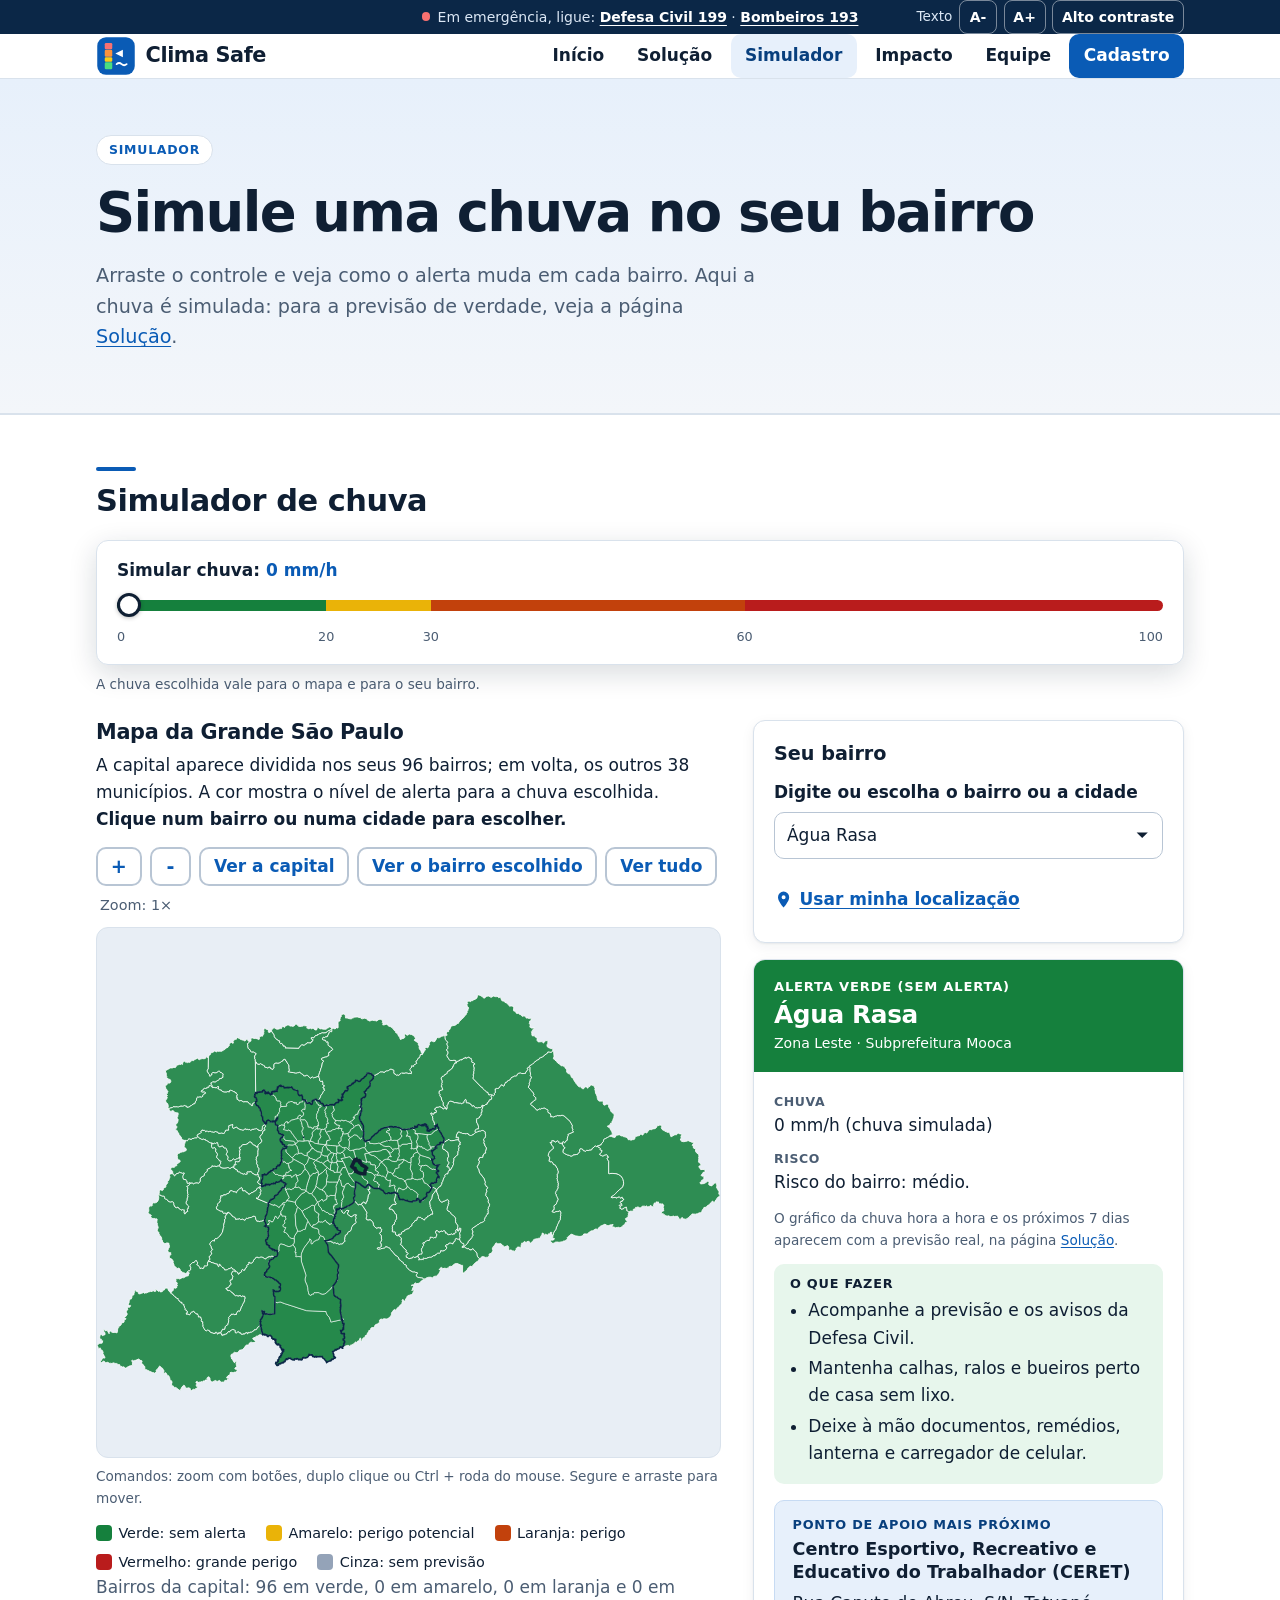
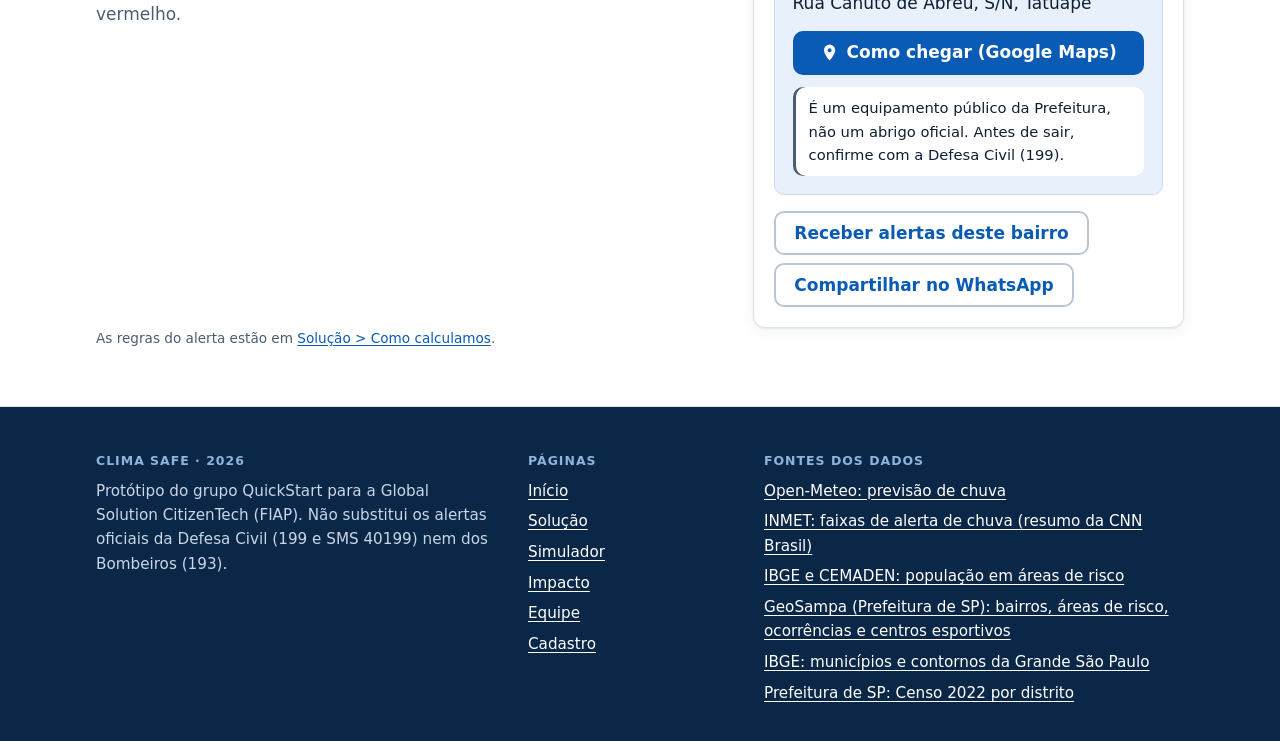
<file: simulador.html>
<!DOCTYPE html>
<html lang="pt-BR">
<head>
  <meta charset="UTF-8">
  <meta name="viewport" content="width=device-width, initial-scale=1">
  <title>Simulador — Clima Safe</title>
  <meta name="description" content="Simule uma chuva e veja como o alerta de enchente muda em cada bairro de São Paulo.">
  <link rel="icon" href="img/logo.svg" type="image/svg+xml">
  <link rel="stylesheet" href="css/style.css">
  <script src="js/estado.js"></script>
</head>
<body id="topo" data-modo="simulacao">
  <a class="pular-link" href="#conteudo">Pular para o conteúdo</a>
  <div class="faixa-emergencia">
    <div class="container faixa-grade">
      <p>Em emergência, ligue: <a href="tel:199">Defesa Civil 199</a> · <a href="tel:193">Bombeiros 193</a></p>
      <div class="ajuste-fonte" role="group" aria-label="Ajustes de leitura">
        <span aria-hidden="true">Texto</span>
        <button type="button" id="fonte-menor" aria-label="Diminuir o texto">A-</button>
        <button type="button" id="fonte-maior" aria-label="Aumentar o texto">A+</button>
        <button type="button" id="alto-contraste" aria-pressed="false">Alto contraste</button>
      </div>
    </div>
  </div>
  <header class="cabecalho">
    <div class="container cabecalho-grade">
      <a class="logo" href="index.html">
        <img src="img/logo.svg" alt="" width="40" height="40">
        <span>Clima Safe</span>
      </a>
      <button type="button" class="botao-menu" id="botao-menu" aria-expanded="false" aria-controls="menu-principal">Menu</button>
      <nav class="navegacao" aria-label="Principal">
        <ul class="menu" id="menu-principal">
          <li><a href="index.html">Início</a></li>
          <li><a href="solucao.html">Solução</a></li>
          <li><a href="simulador.html" aria-current="page">Simulador</a></li>
          <li><a href="impacto.html">Impacto</a></li>
          <li><a href="equipe.html">Equipe</a></li>
          <li class="menu-cta"><a href="cadastro.html">Cadastro</a></li>
        </ul>
      </nav>
    </div>
  </header>

  <main id="conteudo">
    <section class="topo-pagina" aria-labelledby="titulo-simulador-pagina">
      <div class="container">
        <p class="sobretitulo">Simulador</p>
        <h1 id="titulo-simulador-pagina">Simule uma chuva no seu bairro</h1>
        <p class="lead">Arraste o controle e veja como o alerta muda em cada bairro. Aqui a chuva é simulada: para a previsão de verdade, veja a página <a href="solucao.html">Solução</a>.</p>
      </div>
    </section>
    <section class="secao secao-larga" id="simulador" aria-labelledby="titulo-simulador">
      <div class="container secao-grade">
        <h2 id="titulo-simulador">Simulador de chuva</h2>
        <div class="secao-corpo">
          <div class="cenario cenario-fixo" role="group" aria-label="Chuva simulada">
            <div class="cenario-chuva">
              <label for="faixa-chuva">Simular chuva: <span class="valor-chuva" id="valor-chuva">0 mm/h</span></label>
              <input type="range" id="faixa-chuva" min="0" max="100" step="1" value="0">
              <div class="escala" aria-hidden="true">
                <span class="e0">0</span><span class="e20">20</span><span class="e30">30</span><span class="e60">60</span><span class="e100">100</span>
              </div>
            </div>
          </div>
          <p class="nota cenario-nota">A chuva escolhida vale para o mapa e para o seu bairro.</p>
          <div class="painel-interativo">
            <div class="area-mapa" id="mapa">
              <h3>Mapa da Grande São Paulo</h3>
              <p>A capital aparece dividida nos seus 96 bairros; em volta, os outros 38 municípios. A cor mostra o nível de alerta para a chuva escolhida. <strong>Clique num bairro ou numa cidade para escolher.</strong></p>
              <div class="mapa-ferramentas" role="group" aria-label="Zoom do mapa">
                <button type="button" class="botao botao-secundario botao-zoom" id="zoom-mais" aria-label="Aproximar">+</button>
                <button type="button" class="botao botao-secundario botao-zoom" id="zoom-menos" aria-label="Afastar">-</button>
                <button type="button" class="botao botao-secundario" id="zoom-capital">Ver a capital</button>
                <button type="button" class="botao botao-secundario" id="zoom-escolhido">Ver o bairro escolhido</button>
                <button type="button" class="botao botao-secundario" id="zoom-tudo">Ver tudo</button>
                <span class="nivel-zoom" id="nivel-zoom" aria-live="polite"></span>
                <a class="pular-mapa" href="#seu-bairro">Pular o mapa</a>
              </div>
              <div class="mapa-caixa">
                <svg id="mapa-svg" role="group" aria-label="Mapa da Grande São Paulo com o nível de alerta de cada bairro da capital e de cada município"></svg>
              </div>
              <p class="nota">Comandos: zoom com botões, duplo clique ou Ctrl + roda do mouse. Segure e arraste para mover.</p>
              <ul class="legenda-mapa">
                <li><span class="amostra amostra-verde"></span>Verde: sem alerta</li>
                <li><span class="amostra amostra-amarelo"></span>Amarelo: perigo potencial</li>
                <li><span class="amostra amostra-laranja"></span>Laranja: perigo</li>
                <li><span class="amostra amostra-vermelho"></span>Vermelho: grande perigo</li>
                <li><span class="amostra amostra-indisponivel"></span>Cinza: sem previsão</li>
              </ul>
              <p class="contagem" id="resumo-mapa"></p>
            </div>
            <div class="area-bairro" id="seu-bairro">
              <div class="controles">
                <fieldset class="escolha-bairro">
                  <legend>Seu bairro</legend>
                  <div class="campo">
                    <label for="campo-bairro" id="rotulo-bairro">Digite ou escolha o bairro ou a cidade</label>
                    <div class="combobox" id="caixa-bairro">
                      <input type="text" id="campo-bairro" role="combobox" aria-autocomplete="list" aria-expanded="false" aria-controls="opcoes-bairro" aria-describedby="aviso-bairro" autocomplete="off" spellcheck="false" placeholder="Ex.: Penha, Sé, Santa Isabel">
                      <button type="button" class="combobox-botao" id="botao-lista-bairro" tabindex="-1" aria-label="Mostrar todos os bairros e cidades" aria-controls="opcoes-bairro" aria-expanded="false">
                        <svg viewBox="0 0 24 24" aria-hidden="true" focusable="false"><path d="M6 9l6 6 6-6z"/></svg>
                      </button>
                      <div class="combobox-lista" id="opcoes-bairro" role="listbox" aria-labelledby="rotulo-bairro" hidden></div>
                    </div>
                    <p class="nota" id="aviso-bairro" role="status"></p>
                  </div>
                  <div class="acao-localizacao">
                    <button type="button" class="botao-texto" id="btn-localizacao">
                      <svg class="icone" viewBox="0 0 24 24" aria-hidden="true" focusable="false"><path d="M12 2a7 7 0 0 0-7 7c0 5.2 7 13 7 13s7-7.8 7-13a7 7 0 0 0-7-7zm0 9.5A2.5 2.5 0 1 1 12 6.5a2.5 2.5 0 0 1 0 5z"/></svg>
                      <span id="texto-localizacao">Usar minha localização</span>
                    </button>
                    <p class="status" id="status-localizacao" role="status"></p>
                  </div>
                </fieldset>
              </div>
              <p class="visualmente-oculto" id="aviso-painel" role="status"></p>
              <div class="painel" id="painel-resultado"></div>
            </div>
          </div>
          <p class="nota">As regras do alerta estão em <a href="solucao.html#regras">Solução > Como calculamos</a>.</p>
        </div>
      </div>
    </section>
  </main>

  <footer class="rodape">
    <div class="container rodape-grade">
      <div>
        <p class="rodape-titulo">Clima Safe · 2026</p>
        <p>Protótipo do grupo QuickStart para a Global Solution CitizenTech (FIAP). Não substitui os alertas oficiais da Defesa Civil (199 e SMS 40199) nem dos Bombeiros (193).</p>
      </div>
      <nav aria-label="Rodapé">
        <p class="rodape-titulo">Páginas</p>
        <ul>
          <li><a href="index.html">Início</a></li>
          <li><a href="solucao.html">Solução</a></li>
          <li><a href="simulador.html">Simulador</a></li>
          <li><a href="impacto.html">Impacto</a></li>
          <li><a href="equipe.html">Equipe</a></li>
          <li><a href="cadastro.html">Cadastro</a></li>
        </ul>
      </nav>
      <div>
        <p class="rodape-titulo">Fontes dos dados</p>
        <ul>
          <li><a href="https://open-meteo.com/">Open-Meteo: previsão de chuva</a></li>
          <li><a href="https://www.cnnbrasil.com.br/nacional/chuva-entenda-os-alertas-do-inmet-para-temporais/">INMET: faixas de alerta de chuva (resumo da CNN Brasil)</a></li>
          <li><a href="https://agenciadenoticias.ibge.gov.br/agencia-sala-de-imprensa/21565-em-2010-brasil-tinha-8-3-milhoes-de-pessoas-morando-em-areas-com-risco-de-desastres-naturais.html">IBGE e CEMADEN: população em áreas de risco</a></li>
          <li><a href="https://geosampa.prefeitura.sp.gov.br/">GeoSampa (Prefeitura de SP): bairros, áreas de risco, ocorrências e centros esportivos</a></li>
          <li><a href="https://servicodados.ibge.gov.br/api/docs">IBGE: municípios e contornos da Grande São Paulo</a></li>
          <li><a href="https://prefeitura.sp.gov.br/web/subprefeituras/w/munic%C3%ADpio-de-s%C3%A3o-paulo-subprefeituras-e-distritos-municipais-1">Prefeitura de SP: Censo 2022 por distrito</a></li>
        </ul>
      </div>
    </div>
  </footer>

  <a class="voltar-topo" id="voltar-topo" href="#topo" aria-label="Voltar ao topo da página">↑ <span class="voltar-topo-texto">Topo</span></a>

  <script src="js/dados.js"></script>
  <script src="js/mapa-dados.js"></script>
  <script src="js/api.js"></script>
  <script src="js/mapa.js"></script>
  <script src="js/campo-bairro.js"></script>
  <script src="js/simulacao.js"></script>
  <script src="js/localizacao.js"></script>
  <script src="js/fonte.js"></script>
  <script src="js/menu.js"></script>
  <script src="js/topo.js"></script>
</body>
</html>
</file>
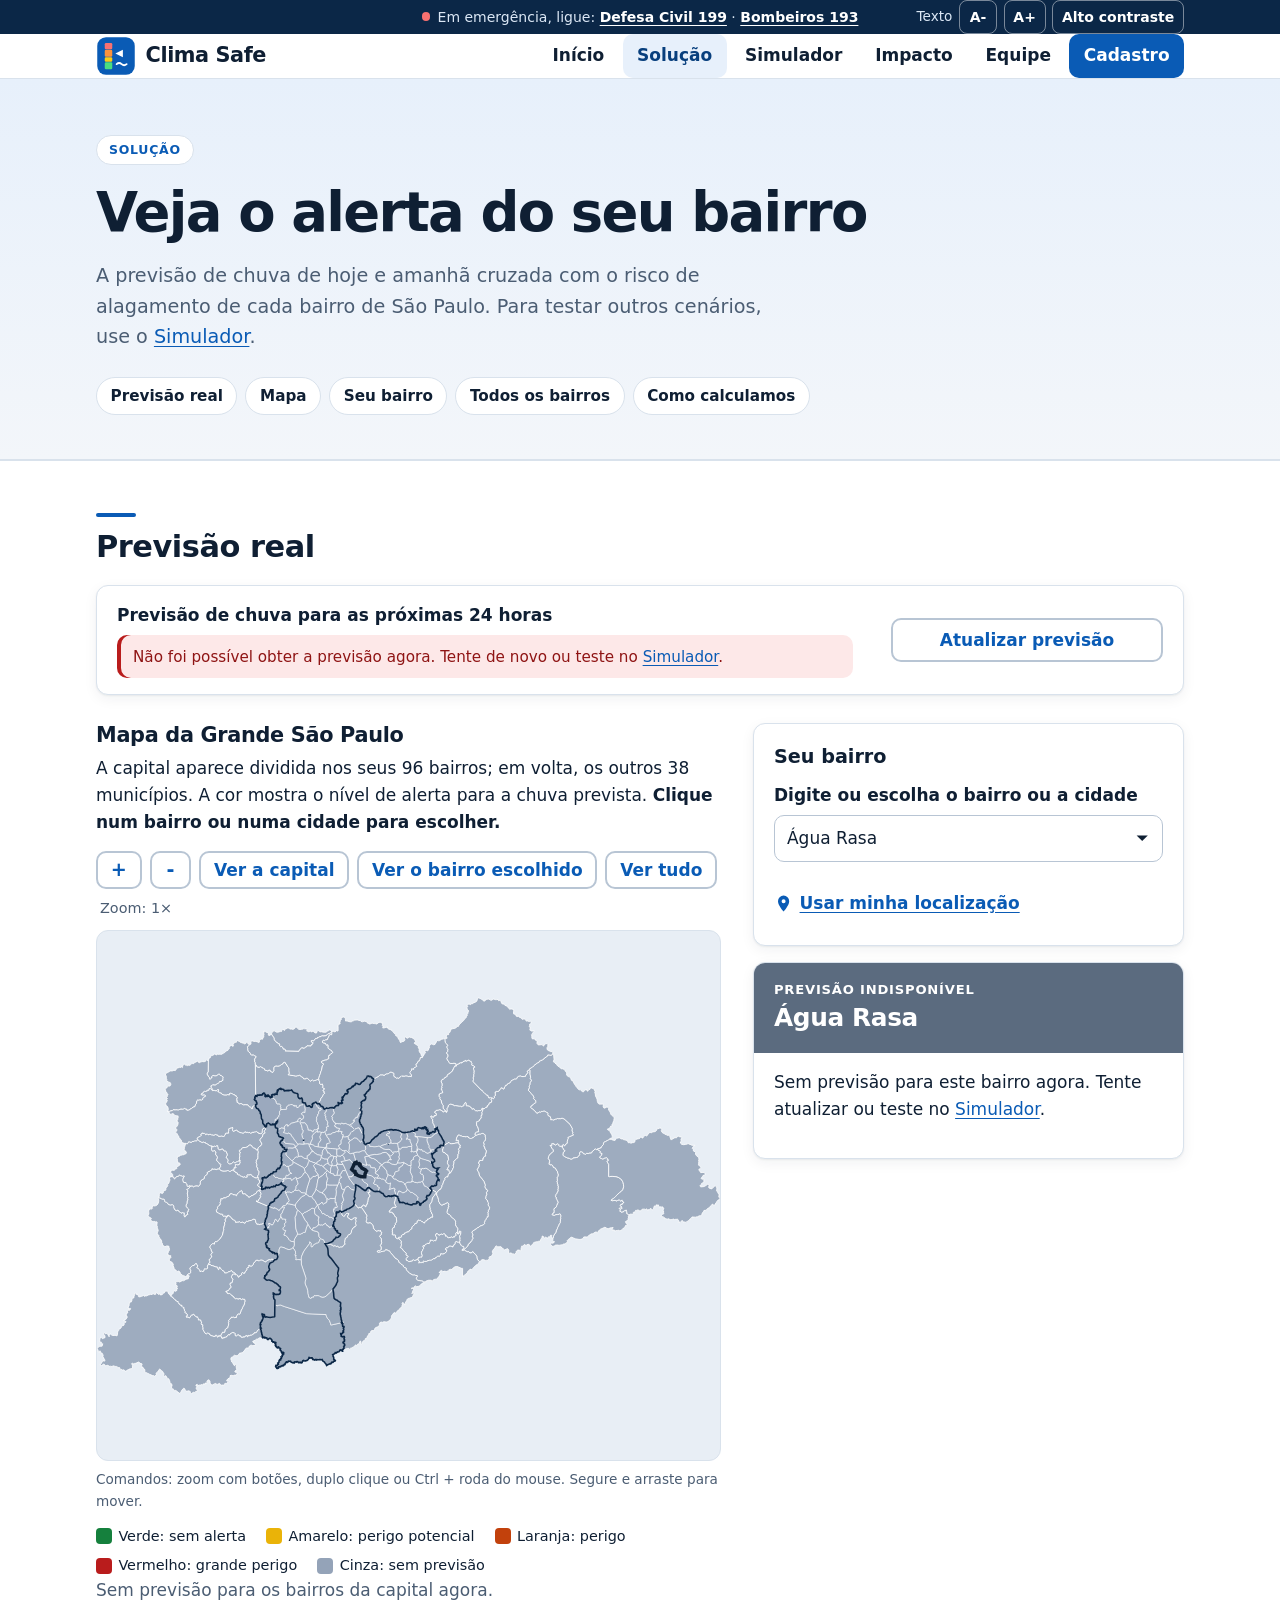
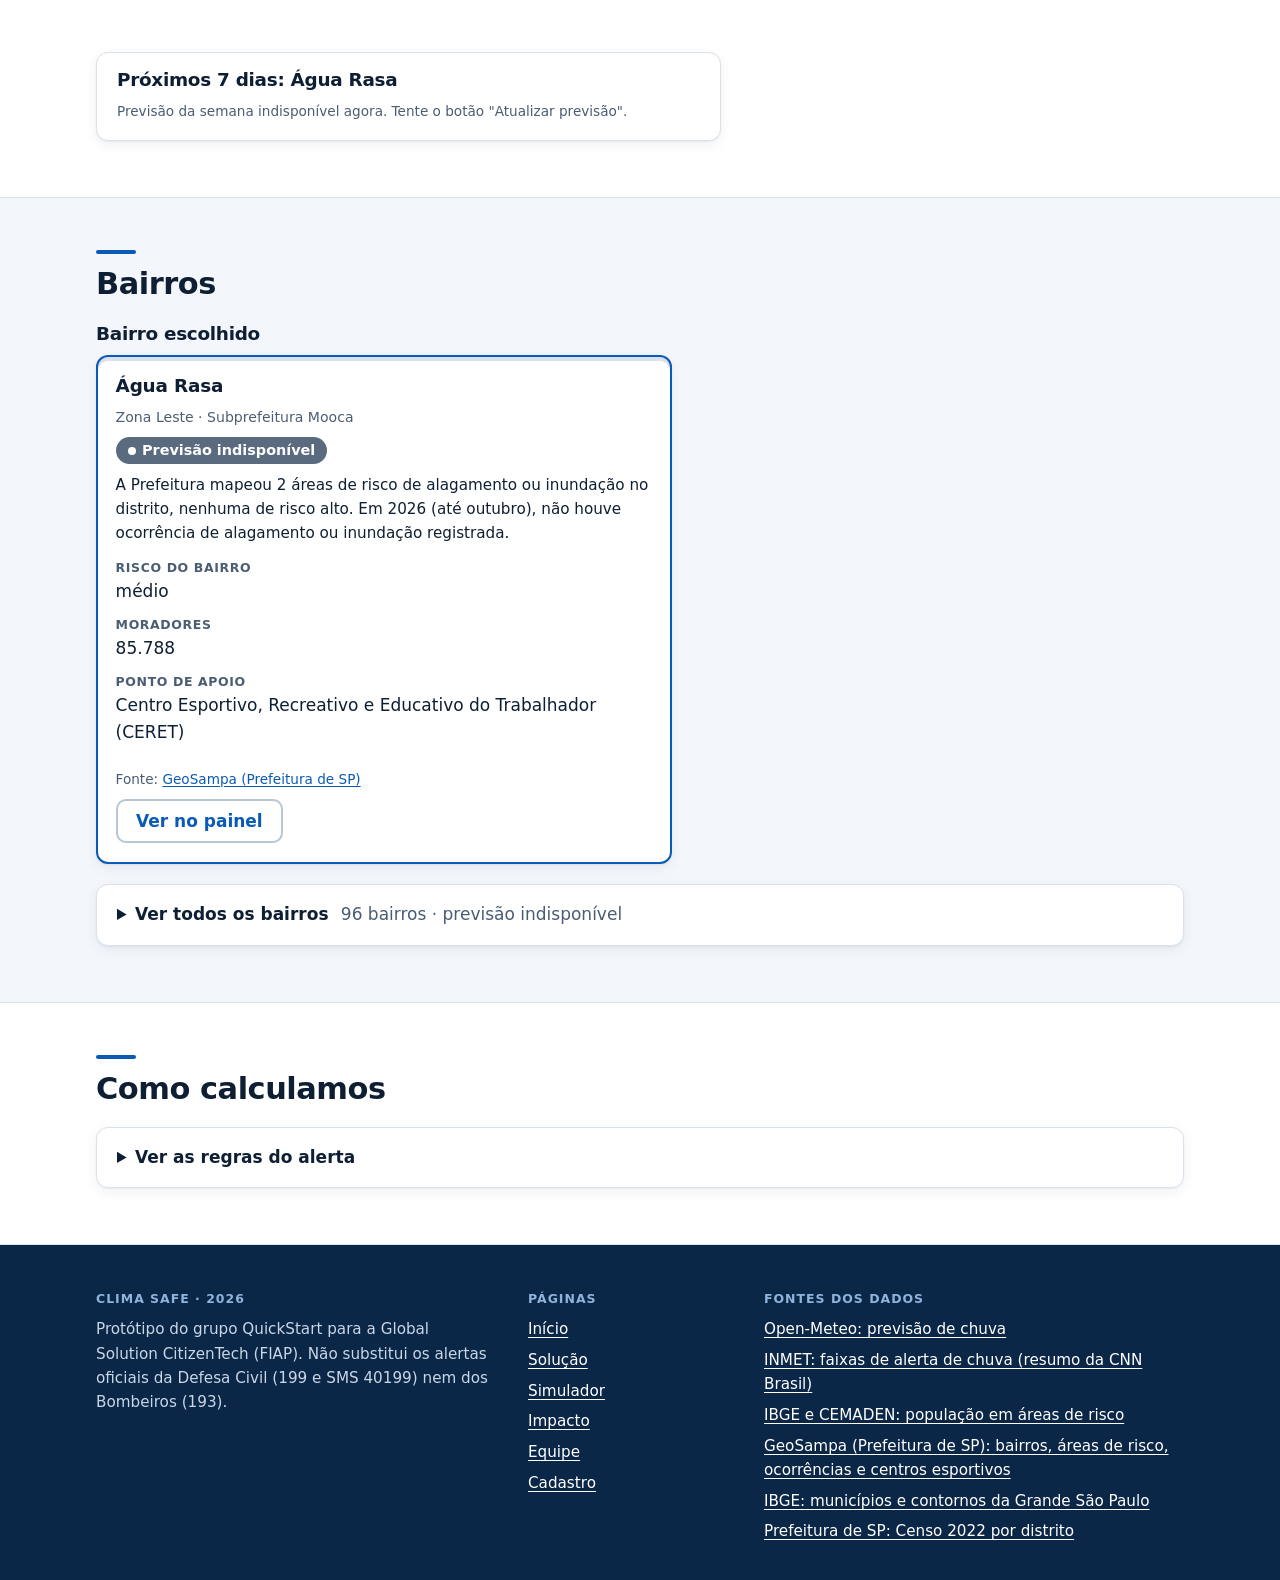
<file: solucao.html>
<!DOCTYPE html>
<html lang="pt-BR">
<head>
  <meta charset="UTF-8">
  <meta name="viewport" content="width=device-width, initial-scale=1">
  <title>Solução — Clima Safe</title>
  <meta name="description" content="Alerta de enchente do seu bairro em São Paulo com a previsão real de chuva de hoje e amanhã.">
  <link rel="icon" href="img/logo.svg" type="image/svg+xml">
  <link rel="stylesheet" href="css/style.css">
  <script src="js/estado.js"></script>
</head>
<body id="topo" data-modo="previsao">
  <a class="pular-link" href="#conteudo">Pular para o conteúdo</a>
  <div class="faixa-emergencia">
    <div class="container faixa-grade">
      <p>Em emergência, ligue: <a href="tel:199">Defesa Civil 199</a> · <a href="tel:193">Bombeiros 193</a></p>
      <div class="ajuste-fonte" role="group" aria-label="Ajustes de leitura">
        <span aria-hidden="true">Texto</span>
        <button type="button" id="fonte-menor" aria-label="Diminuir o texto">A-</button>
        <button type="button" id="fonte-maior" aria-label="Aumentar o texto">A+</button>
        <button type="button" id="alto-contraste" aria-pressed="false">Alto contraste</button>
      </div>
    </div>
  </div>
  <header class="cabecalho">
    <div class="container cabecalho-grade">
      <a class="logo" href="index.html">
        <img src="img/logo.svg" alt="" width="40" height="40">
        <span>Clima Safe</span>
      </a>
      <button type="button" class="botao-menu" id="botao-menu" aria-expanded="false" aria-controls="menu-principal">Menu</button>
      <nav class="navegacao" aria-label="Principal">
        <ul class="menu" id="menu-principal">
          <li><a href="index.html">Início</a></li>
          <li><a href="solucao.html" aria-current="page">Solução</a></li>
          <li><a href="simulador.html">Simulador</a></li>
          <li><a href="impacto.html">Impacto</a></li>
          <li><a href="equipe.html">Equipe</a></li>
          <li class="menu-cta"><a href="cadastro.html">Cadastro</a></li>
        </ul>
      </nav>
    </div>
  </header>

  <main id="conteudo">
    <section class="topo-pagina" aria-labelledby="titulo-solucao">
      <div class="container">
        <p class="sobretitulo">Solução</p>
        <h1 id="titulo-solucao">Veja o alerta do seu bairro</h1>
        <p class="lead">A previsão de chuva de hoje e amanhã cruzada com o risco de alagamento de cada bairro de São Paulo. Para testar outros cenários, use o <a href="simulador.html">Simulador</a>.</p>
        <nav class="indice" aria-label="Nesta página">
          <ul>
            <li><a href="#previsao">Previsão real</a></li>
            <li><a href="#mapa">Mapa</a></li>
            <li><a href="#seu-bairro">Seu bairro</a></li>
            <li><a href="#bairros">Todos os bairros</a></li>
            <li><a href="#regras">Como calculamos</a></li>
          </ul>
        </nav>
      </div>
    </section>
    <section class="secao secao-larga" id="previsao" aria-labelledby="titulo-previsao">
      <div class="container secao-grade">
        <h2 id="titulo-previsao">Previsão real</h2>
        <div class="secao-corpo">
          <div class="cenario" role="group" aria-label="Previsão real">
            <div class="cenario-chuva">
              <p class="cenario-titulo">Previsão de chuva para as próximas 24 horas</p>
              <p class="status" id="status-previsao" role="status"></p>
            </div>
            <div class="cenario-previsao">
              <button type="button" class="botao botao-secundario" id="btn-buscar">Atualizar previsão</button>
            </div>
          </div>
          <div class="painel-interativo com-semana">
            <div class="area-mapa" id="mapa">
              <h3>Mapa da Grande São Paulo</h3>
              <p>A capital aparece dividida nos seus 96 bairros; em volta, os outros 38 municípios. A cor mostra o nível de alerta para a chuva prevista. <strong>Clique num bairro ou numa cidade para escolher.</strong></p>
              <div class="mapa-ferramentas" role="group" aria-label="Zoom do mapa">
                <button type="button" class="botao botao-secundario botao-zoom" id="zoom-mais" aria-label="Aproximar">+</button>
                <button type="button" class="botao botao-secundario botao-zoom" id="zoom-menos" aria-label="Afastar">-</button>
                <button type="button" class="botao botao-secundario" id="zoom-capital">Ver a capital</button>
                <button type="button" class="botao botao-secundario" id="zoom-escolhido">Ver o bairro escolhido</button>
                <button type="button" class="botao botao-secundario" id="zoom-tudo">Ver tudo</button>
                <span class="nivel-zoom" id="nivel-zoom" aria-live="polite"></span>
                <a class="pular-mapa" href="#seu-bairro">Pular o mapa</a>
              </div>
              <div class="mapa-caixa">
                <svg id="mapa-svg" role="group" aria-label="Mapa da Grande São Paulo com o nível de alerta de cada bairro da capital e de cada município"></svg>
              </div>
              <p class="nota">Comandos: zoom com botões, duplo clique ou Ctrl + roda do mouse. Segure e arraste para mover.</p>
              <ul class="legenda-mapa">
                <li><span class="amostra amostra-verde"></span>Verde: sem alerta</li>
                <li><span class="amostra amostra-amarelo"></span>Amarelo: perigo potencial</li>
                <li><span class="amostra amostra-laranja"></span>Laranja: perigo</li>
                <li><span class="amostra amostra-vermelho"></span>Vermelho: grande perigo</li>
                <li><span class="amostra amostra-indisponivel"></span>Cinza: sem previsão</li>
              </ul>
              <p class="contagem" id="resumo-mapa"></p>
            </div>
            <div class="area-bairro" id="seu-bairro">
              <div class="controles">
                <fieldset class="escolha-bairro">
                  <legend>Seu bairro</legend>
                  <div class="campo">
                    <label for="campo-bairro" id="rotulo-bairro">Digite ou escolha o bairro ou a cidade</label>
                    <div class="combobox" id="caixa-bairro">
                      <input type="text" id="campo-bairro" role="combobox" aria-autocomplete="list" aria-expanded="false" aria-controls="opcoes-bairro" aria-describedby="aviso-bairro" autocomplete="off" spellcheck="false" placeholder="Ex.: Penha, Sé, Santa Isabel">
                      <button type="button" class="combobox-botao" id="botao-lista-bairro" tabindex="-1" aria-label="Mostrar todos os bairros e cidades" aria-controls="opcoes-bairro" aria-expanded="false">
                        <svg viewBox="0 0 24 24" aria-hidden="true" focusable="false"><path d="M6 9l6 6 6-6z"/></svg>
                      </button>
                      <div class="combobox-lista" id="opcoes-bairro" role="listbox" aria-labelledby="rotulo-bairro" hidden></div>
                    </div>
                    <p class="nota" id="aviso-bairro" role="status"></p>
                  </div>
                  <div class="acao-localizacao">
                    <button type="button" class="botao-texto" id="btn-localizacao">
                      <svg class="icone" viewBox="0 0 24 24" aria-hidden="true" focusable="false"><path d="M12 2a7 7 0 0 0-7 7c0 5.2 7 13 7 13s7-7.8 7-13a7 7 0 0 0-7-7zm0 9.5A2.5 2.5 0 1 1 12 6.5a2.5 2.5 0 0 1 0 5z"/></svg>
                      <span id="texto-localizacao">Usar minha localização</span>
                    </button>
                    <p class="status" id="status-localizacao" role="status"></p>
                  </div>
                </fieldset>
              </div>
              <p class="visualmente-oculto" id="aviso-painel" role="status"></p>
              <div class="painel" id="painel-resultado"></div>
            </div>
            <section class="semana" id="semana" aria-labelledby="titulo-semana">
              <h3 id="titulo-semana">Próximos 7 dias</h3>
              <div id="semana-conteudo"></div>
            </section>
          </div>
        </div>
      </div>
    </section>
    <section class="secao secao-larga" id="bairros" aria-labelledby="titulo-bairros">
      <div class="container secao-grade">
        <h2 id="titulo-bairros">Bairros</h2>
        <div class="secao-corpo">
          <div class="bairro-destaque" id="bairro-destaque"></div>
          <details class="recolhivel todos-bairros" id="todos-bairros">
            <summary>Ver todos os bairros <span class="resumo-bairros" id="resumo-bairros"></span></summary>
            <div class="recolhivel-corpo">
          <div class="filtros" role="group" aria-label="Filtros dos bairros">
            <div class="campo">
              <label for="filtro-regiao">Região</label>
              <select id="filtro-regiao">
                <option value="todas">Todas</option>
                <option value="Centro">Centro</option>
                <option value="Norte">Zona Norte</option>
                <option value="Leste">Zona Leste</option>
                <option value="Oeste">Zona Oeste</option>
                <option value="Sul">Zona Sul</option>
              </select>
            </div>
            <div class="campo">
              <label for="filtro-risco">Risco do bairro</label>
              <select id="filtro-risco">
                <option value="todos">Todos</option>
                <option value="3">Alto</option>
                <option value="2">Médio</option>
                <option value="1">Baixo</option>
              </select>
            </div>
            <div class="campo">
              <label for="filtro-nivel">Nível de alerta agora</label>
              <select id="filtro-nivel">
                <option value="todos">Todos</option>
                <option value="verde">Verde</option>
                <option value="amarelo">Amarelo</option>
                <option value="laranja">Laranja</option>
                <option value="vermelho">Vermelho</option>
              </select>
            </div>
            <div class="campo">
              <label for="filtro-ordem">Ordenar por</label>
              <select id="filtro-ordem">
                <option value="nome">Nome</option>
                <option value="alerta">Alerta mais grave</option>
                <option value="risco">Maior risco</option>
                <option value="moradores">Mais moradores</option>
              </select>
            </div>
          </div>
          <p class="contagem" id="contagem-bairros" role="status"></p>
          <div id="lista-bairros"></div>
            </div>
          </details>
        </div>
      </div>
    </section>
    <section class="secao" id="regras" aria-labelledby="titulo-regras">
      <div class="container secao-grade">
        <h2 id="titulo-regras">Como calculamos</h2>
        <div class="secao-corpo">
          <details class="recolhivel">
            <summary>Ver as regras do alerta</summary>
            <div class="recolhivel-corpo">
              <h3 id="titulo-tabela-nivel">Nível de chuva prevista (faixas do INMET)</h3>
              <div class="tabela-rolagem">
                <table aria-labelledby="titulo-tabela-nivel">
                  <thead>
                    <tr><th scope="col">Nível</th><th scope="col">Chuva por hora</th><th scope="col">Chuva em 24 h</th></tr>
                  </thead>
                  <tbody>
                    <tr><th scope="row" class="nivel nivel-verde">Verde</th><td>menos de 20 mm/h</td><td>menos de 50 mm</td></tr>
                    <tr><th scope="row" class="nivel nivel-amarelo">Amarelo</th><td>de 20 até menos de 30 mm/h</td><td>sem faixa em 24 h (o amarelo vem só da chuva por hora)</td></tr>
                    <tr><th scope="row" class="nivel nivel-laranja">Laranja</th><td>de 30 a 60 mm/h</td><td>de 50 a 100 mm</td></tr>
                    <tr><th scope="row" class="nivel nivel-vermelho">Vermelho</th><td>mais de 60 mm/h</td><td>mais de 100 mm</td></tr>
                  </tbody>
                </table>
              </div>

              <h3>O risco do bairro ajusta o nível</h3>
              <ul>
                <li><strong>Risco alto:</strong> sobe um nível.</li>
                <li><strong>Risco médio:</strong> fica igual.</li>
                <li><strong>Risco baixo:</strong> desce um nível, nunca abaixo de verde.</li>
              </ul>
              <p>O risco de cada bairro vem de duas bases da Prefeitura, no GeoSampa: as áreas de risco de alagamento e inundação mapeadas (com grau de R1 a R4 e o número de moradias) e as ocorrências de alagamento e inundação registradas em 2026.</p>
              <ul>
                <li><strong>Alto:</strong> pelo menos 300 moradias em áreas de risco alto ou muito alto (R3 ou R4), ou pelo menos 10 ocorrências em 2026.</li>
                <li><strong>Médio:</strong> alguma área de risco mapeada ou alguma ocorrência em 2026.</li>
                <li><strong>Baixo:</strong> nenhuma área de risco mapeada e nenhuma ocorrência em 2026. Não quer dizer que nunca alague.</li>
              </ul>
              <p>Pela regra, 33 bairros têm risco alto, 54 médio e 9 baixo. Alguns cards trazem também notícias de alagamentos, com a fonte.</p>
              <p>No mapa, a cor dos municípios em volta da capital usa só a chuva: o risco foi levantado apenas para os bairros da capital.</p>

              <h3>Próximos 7 dias</h3>
              <p>O site também mostra os próximos 7 dias do lugar escolhido. Cada dia segue a mesma regra: a hora mais chuvosa e o total do dia, pelas faixas do INMET, e o risco do bairro. Hoje conta só as horas que faltam. A partir do quarto dia, a previsão é uma tendência e pode mudar.</p>

              <h3>Por dentro</h3>
              <p>A previsão vem da Open-Meteo, um serviço gratuito de dados do tempo. As faixas de alerta são as do INMET. Os bairros, o risco e os pontos de apoio vêm do GeoSampa, da Prefeitura.</p>
              <p class="aviso">O ponto de apoio de cada bairro é o Centro Esportivo da Prefeitura mais perto do centro do bairro, em linha reta. Não é abrigo oficial e a capacidade não é conhecida. Antes de sair, confirme com a Defesa Civil (199).</p>
            </div>
          </details>
        </div>
      </div>
    </section>

  </main>

  <footer class="rodape">
    <div class="container rodape-grade">
      <div>
        <p class="rodape-titulo">Clima Safe · 2026</p>
        <p>Protótipo do grupo QuickStart para a Global Solution CitizenTech (FIAP). Não substitui os alertas oficiais da Defesa Civil (199 e SMS 40199) nem dos Bombeiros (193).</p>
      </div>
      <nav aria-label="Rodapé">
        <p class="rodape-titulo">Páginas</p>
        <ul>
          <li><a href="index.html">Início</a></li>
          <li><a href="solucao.html">Solução</a></li>
          <li><a href="simulador.html">Simulador</a></li>
          <li><a href="impacto.html">Impacto</a></li>
          <li><a href="equipe.html">Equipe</a></li>
          <li><a href="cadastro.html">Cadastro</a></li>
        </ul>
      </nav>
      <div>
        <p class="rodape-titulo">Fontes dos dados</p>
        <ul>
          <li><a href="https://open-meteo.com/">Open-Meteo: previsão de chuva</a></li>
          <li><a href="https://www.cnnbrasil.com.br/nacional/chuva-entenda-os-alertas-do-inmet-para-temporais/">INMET: faixas de alerta de chuva (resumo da CNN Brasil)</a></li>
          <li><a href="https://agenciadenoticias.ibge.gov.br/agencia-sala-de-imprensa/21565-em-2010-brasil-tinha-8-3-milhoes-de-pessoas-morando-em-areas-com-risco-de-desastres-naturais.html">IBGE e CEMADEN: população em áreas de risco</a></li>
          <li><a href="https://geosampa.prefeitura.sp.gov.br/">GeoSampa (Prefeitura de SP): bairros, áreas de risco, ocorrências e centros esportivos</a></li>
          <li><a href="https://servicodados.ibge.gov.br/api/docs">IBGE: municípios e contornos da Grande São Paulo</a></li>
          <li><a href="https://prefeitura.sp.gov.br/web/subprefeituras/w/munic%C3%ADpio-de-s%C3%A3o-paulo-subprefeituras-e-distritos-municipais-1">Prefeitura de SP: Censo 2022 por distrito</a></li>
        </ul>
      </div>
    </div>
  </footer>

  <a class="voltar-topo" id="voltar-topo" href="#topo" aria-label="Voltar ao topo da página">↑ <span class="voltar-topo-texto">Topo</span></a>

  <script src="js/dados.js"></script>
  <script src="js/mapa-dados.js"></script>
  <script src="js/api.js"></script>
  <script src="js/mapa.js"></script>
  <script src="js/campo-bairro.js"></script>
  <script src="js/simulacao.js"></script>
  <script src="js/localizacao.js"></script>
  <script src="js/fonte.js"></script>
  <script src="js/menu.js"></script>
  <script src="js/topo.js"></script>
</body>
</html>
</file>
<file: css/style.css>
/* As cores de alerta só aparecem nos níveis de alerta. */
/* Cores, forma e fonte */
:root {
  --fundo: #f3f6fa;
  --superficie: #ffffff;
  --tinta: #0f1f33;
  --tinta-suave: #4b5d73;
  --borda: #d9e2ec;
  --borda-forte: #b8c5d4;
  --marca: #0a5bb5;
  --marca-escura: #083f7d;
  --marca-clara: #e7f0fb;
  --link: #0a5bb5;
  --noite: #0b2747;
  --foco: #0a5bb5;
  --verde: #15803d;
  --amarelo: #eab308;
  --laranja: #c2410c;
  --vermelho: #b91c1c;
  --verde-claro: #e7f6ec;
  --amarelo-claro: #fef6d6;
  --laranja-claro: #fdeee4;
  --vermelho-claro: #fde8e8;
  --raio: 12px;
  --raio-pequeno: 10px;
  --sombra: 0 1px 2px rgba(15, 31, 51, 0.06), 0 4px 14px rgba(15, 31, 51, 0.06);
  --sombra-forte: 0 8px 28px rgba(15, 31, 51, 0.16);
  --fonte: system-ui, -apple-system, "Segoe UI", Roboto, "Helvetica Neue", Arial, sans-serif;
}

/* Base e definições */
*, *::before, *::after { box-sizing: border-box; }

html {
  scroll-behavior: smooth;
  scroll-padding-top: 1rem;
}

body {
  margin: 0;
  font-family: var(--fonte);
  font-size: 1.0625rem;
  line-height: 1.6;
  color: var(--tinta);
  background: var(--fundo);
}

img {
  max-width: 100%;
  height: auto;
  display: block;
}

a {
  color: var(--link);
  text-underline-offset: 0.18em;
}

a:hover {
  color: var(--marca-escura);
  text-decoration-thickness: 2px;
}

h1, h2, h3, h4 {
  color: var(--tinta);
  line-height: 1.2;
  letter-spacing: -0.015em;
}

h1 {
  margin: 0 0 1rem;
  font-size: clamp(2.1rem, 5.5vw, 3.4rem);
  font-weight: 800;
  letter-spacing: -0.03em;
}

h2 {
  margin: 0;
  font-size: clamp(1.5rem, 3vw, 1.9rem);
  font-weight: 800;
}

h3 {
  margin: 1.5rem 0 0.4rem;
  font-size: 1.15rem;
  font-weight: 700;
}

h4 {
  margin: 0 0 0.3rem;
  color: var(--tinta-suave);
  font-size: 0.8rem;
  font-weight: 700;
  letter-spacing: 0.06em;
  text-transform: uppercase;
}

p { margin: 0 0 0.9rem; }

ul, ol {
  margin: 0 0 1rem;
  padding-left: 1.2rem;
}

strong { font-weight: 700; }

:focus-visible {
  outline: 3px solid var(--foco);
  outline-offset: 2px;
}

.container {
  width: 100%;
  max-width: 72rem;
  margin: 0 auto;
  padding: 0 1.25rem;
}

.pular-link {
  position: absolute;
  left: 0.5rem;
  top: -4rem;
  z-index: 40;
  padding: 0.6rem 1rem;
  color: #fff;
  background: var(--noite);
  border-radius: var(--raio-pequeno);
}

.pular-link:focus {
  top: 0.5rem;
  outline-color: var(--amarelo);
}

/* Texto só para leitor de tela */
.visualmente-oculto {
  position: absolute;
  width: 1px;
  height: 1px;
  margin: -1px;
  padding: 0;
  overflow: hidden;
  clip: rect(0 0 0 0);
  clip-path: inset(50%);
  white-space: nowrap;
  border: 0;
}

/* Faixa superior e cabeçalho */
.faixa-emergencia {
  color: #dbe7f5;
  background: var(--noite);
  font-size: 0.875rem;
}

.faixa-grade {
  display: flex;
  flex-wrap: wrap;
  align-items: center;
  justify-content: center;
  gap: 0.25rem 1rem;
  padding-top: 0.6rem;
  padding-bottom: 0.6rem;
  text-align: center;
}

.faixa-emergencia p { margin: 0; }

.faixa-emergencia p::before {
  content: "";
  display: inline-block;
  width: 0.55rem;
  height: 0.55rem;
  margin-right: 0.45rem;
  vertical-align: 0.05em;
  background: #f87171;
  border-radius: 50%;
}

.faixa-emergencia a {
  color: #fff;
  font-weight: 700;
  white-space: nowrap;
}

.faixa-emergencia :focus-visible { outline-color: var(--amarelo); }

.ajuste-fonte {
  display: flex;
  align-items: center;
  gap: 0.4rem;
}

.ajuste-fonte span { font-size: 0.85rem; }

.ajuste-fonte button {
  min-width: 2.4rem;
  min-height: 2.1rem;
  padding: 0.1rem 0.55rem;
  font: inherit;
  font-weight: 700;
  color: #fff;
  background: transparent;
  border: 1px solid rgba(255, 255, 255, 0.45);
  border-radius: 8px;
  cursor: pointer;
}

.ajuste-fonte button:hover {
  color: var(--noite);
  background: #fff;
}

.ajuste-fonte button:disabled {
  opacity: 0.45;
  cursor: not-allowed;
}

.ajuste-fonte button:disabled:hover {
  color: #fff;
  background: transparent;
}

.ajuste-fonte button[aria-pressed="true"] {
  color: var(--noite);
  background: #fff;
}

.cabecalho {
  background: var(--superficie);
  border-bottom: 1px solid var(--borda);
}

.cabecalho-grade {
  display: flex;
  flex-wrap: wrap;
  align-items: center;
  justify-content: space-between;
  gap: 0.5rem 1rem;
  padding-top: 0.75rem;
  padding-bottom: 0.75rem;
}

.logo {
  display: flex;
  align-items: center;
  gap: 0.6rem;
  color: var(--tinta);
  font-size: 1.3rem;
  font-weight: 800;
  letter-spacing: -0.02em;
  text-decoration: none;
}

.logo:hover { color: var(--tinta); }

.logo img {
  width: 40px;
  height: 40px;
}

.botao-menu {
  display: none;
  min-height: 2.5rem;
  padding: 0.4rem 1rem;
  font: inherit;
  font-weight: 700;
  color: var(--tinta);
  background: var(--superficie);
  border: 1px solid var(--borda-forte);
  border-radius: var(--raio-pequeno);
  cursor: pointer;
}

.js .botao-menu {
  display: inline-flex;
  align-items: center;
}

.navegacao { width: 100%; }

.menu {
  list-style: none;
  margin: 0;
  padding: 0.5rem 0 0.25rem;
  display: flex;
  flex-direction: column;
  gap: 0.25rem;
}

.js .menu { display: none; }
.js .menu.aberto { display: flex; }

.menu a {
  display: block;
  padding: 0.55rem 0.9rem;
  color: var(--tinta);
  font-weight: 600;
  text-decoration: none;
  border-radius: var(--raio-pequeno);
}

.menu a:hover {
  color: var(--marca);
  background: var(--fundo);
}

.menu a[aria-current="page"] {
  color: var(--marca-escura);
  background: var(--marca-clara);
}

.menu .menu-cta a {
  color: #fff;
  background: var(--marca);
}

.menu .menu-cta a:hover {
  color: #fff;
  background: var(--marca-escura);
}

.menu .menu-cta a[aria-current="page"] {
  color: #fff;
  background: var(--marca-escura);
}

/* Abertura das páginas */
.topo-pagina {
  padding: 2.5rem 0 2rem;
  background: linear-gradient(180deg, var(--marca-clara) 0%, var(--fundo) 100%);
  border-bottom: 1px solid var(--borda);
}

.sobretitulo {
  display: inline-block;
  margin: 0 0 0.9rem;
  padding: 0.25rem 0.75rem;
  color: var(--marca);
  background: var(--superficie);
  border: 1px solid var(--borda);
  border-radius: 999px;
  font-size: 0.78rem;
  font-weight: 700;
  letter-spacing: 0.06em;
  text-transform: uppercase;
}

.lead {
  max-width: 42rem;
  margin: 0 0 1rem;
  color: var(--tinta-suave);
  font-size: 1.2rem;
}

.indice { margin-top: 1.5rem; }

.indice ul {
  list-style: none;
  margin: 0;
  padding: 0;
  display: flex;
  flex-wrap: wrap;
  gap: 0.5rem;
}

.indice a {
  display: inline-block;
  padding: 0.35rem 0.85rem;
  color: var(--tinta);
  font-size: 0.95rem;
  font-weight: 600;
  text-decoration: none;
  background: var(--superficie);
  border: 1px solid var(--borda);
  border-radius: 999px;
}

.indice a:hover {
  color: var(--marca);
  border-color: var(--marca);
}

/* Página inicial */
.hero {
  position: relative;
  overflow: hidden;
  color: #fff;
  background: linear-gradient(160deg, var(--noite) 0%, #0a4a96 100%);
  border-bottom: 0;
}

.hero::before {
  content: "";
  position: absolute;
  inset: 0;
  background: repeating-linear-gradient(110deg, transparent 0 22px, rgba(255, 255, 255, 0.05) 22px 24px);
  pointer-events: none;
}

.hero .container { position: relative; }
.hero h1 { color: #fff; }

.hero .sobretitulo {
  color: #fff;
  background: rgba(255, 255, 255, 0.12);
  border-color: rgba(255, 255, 255, 0.3);
}

.hero .lead { color: #d6e4f5; }
.hero a:not(.botao) { color: #fff; }
.hero :focus-visible { outline-color: var(--amarelo); }

.hero-grade {
  display: grid;
  gap: 2rem;
  padding-top: 1rem;
  padding-bottom: 1.5rem;
}

.acoes {
  display: flex;
  flex-wrap: wrap;
  align-items: center;
  gap: 0.75rem 1.5rem;
  margin: 1.5rem 0 0;
}

.link-seco { font-weight: 600; }

.hero-imagem {
  width: 100%;
  max-width: 25rem;
  justify-self: center;
}

.hero-ods {
  list-style: none;
  margin: 1.5rem 0 0;
  padding: 0;
  display: flex;
  flex-wrap: wrap;
  gap: 0.5rem 1.25rem;
  color: #d6e4f5;
  font-size: 0.95rem;
}

.hero-ods li {
  display: flex;
  align-items: center;
  gap: 0.5rem;
}

/* Título em cima, fundos alternados */
.secao { padding: 2.75rem 0 3rem; }

main > .secao:nth-of-type(even) {
  background: var(--superficie);
  border-top: 1px solid var(--borda);
  border-bottom: 1px solid var(--borda);
}

.secao-grade {
  display: grid;
  gap: 1.25rem;
}

.secao-grade > * { min-width: 0; }

/* tabelas largas rolam sem alargar a página */
.secao-grade > h2::before {
  content: "";
  display: block;
  width: 2.5rem;
  height: 4px;
  margin-bottom: 0.75rem;
  background: var(--marca);
  border-radius: 2px;
}

.secao-corpo > :last-child { margin-bottom: 0; }
.secao-corpo p, .secao-corpo ul:not([class]) { max-width: 46rem; }

/* Cartão: base comum de quase todos os blocos */
.estatistica, .passos li, .lista-pontos li, .lista-ods li, .card, .kpi, .grafico-cartao, .trilha li,
.ods-cartao, .ator, .integrante, .cadastro-lado, .controles, .cenario, .recolhivel, .painel, .semana {
  background: var(--superficie);
  border: 1px solid var(--borda);
  border-radius: var(--raio);
  box-shadow: var(--sombra);
}

/* Números, passos e ODS (Início) */
.indicadores {
  list-style: none;
  margin: 0;
  padding: 0;
  display: grid;
  gap: 1rem;
}

.estatistica {
  display: grid;
  align-content: start;
  gap: 0.35rem;
  padding: 1.25rem;
}

.estatistica p { margin: 0 0 0.25rem; }

.numero {
  color: var(--marca);
  font-size: 2.3rem;
  font-weight: 800;
  line-height: 1.05;
  letter-spacing: -0.02em;
  font-variant-numeric: lining-nums tabular-nums;
}

.fonte {
  color: var(--tinta-suave);
  font-size: 0.88rem;
  overflow-wrap: anywhere;
}

.passos {
  list-style: none;
  counter-reset: passo;
  margin: 0 0 1rem;
  padding: 0;
  display: grid;
  gap: 1rem;
}

.passos li {
  counter-increment: passo;
  position: relative;
  padding: 1.1rem 1.1rem 1.2rem 4rem;
}

.passos li::before {
  content: counter(passo);
  position: absolute;
  top: 1.05rem;
  left: 1.05rem;
  display: flex;
  align-items: center;
  justify-content: center;
  width: 2.1rem;
  height: 2.1rem;
  color: #fff;
  background: var(--marca);
  border-radius: 50%;
  font-weight: 800;
}

.passos h3 { margin: 0 0 0.25rem; }
.passos p { margin: 0; }

.lista-pontos {
  list-style: none;
  margin: 0;
  padding: 0;
  display: grid;
  gap: 1rem;
}

.lista-pontos li { padding: 1.1rem 1.2rem 1.2rem; }

.lista-pontos h3 {
  margin: 0 0 0.3rem;
  font-size: 1.1rem;
}

.lista-pontos p { margin: 0; }

.lista-ods {
  list-style: none;
  margin: 0 0 1rem;
  padding: 0;
  display: grid;
  gap: 1rem;
}

.lista-ods li {
  display: grid;
  grid-template-columns: auto 1fr;
  gap: 0.9rem;
  align-items: start;
  padding: 1.1rem 1.2rem;
}

.lista-ods h3 { margin: 0 0 0.2rem; }
.lista-ods p { margin: 0; }

.etiqueta-ods {
  padding: 0.3rem 0.6rem;
  color: var(--ods-texto, #fff);
  background: var(--ods-cor, var(--marca));
  border-radius: 8px;
  font-size: 0.9rem;
  font-weight: 800;
  white-space: nowrap;
}

.ods-11 {
  --ods-cor: #fd9d24;
  --ods-texto: #1f2937;
}

/* cores oficiais dos ODS */
.ods-13 {
  --ods-cor: #3f7e44;
  --ods-texto: #fff;
}

/* Níveis de alerta (cor sempre junto com texto) */
.alerta-verde {
  --n-cor: var(--verde);
  --n-texto: #fff;
  --n-fundo: var(--verde-claro);
}

.alerta-amarelo {
  --n-cor: var(--amarelo);
  --n-texto: #1f2937;
  --n-fundo: var(--amarelo-claro);
}

.alerta-laranja {
  --n-cor: var(--laranja);
  --n-texto: #fff;
  --n-fundo: var(--laranja-claro);
}

.alerta-vermelho {
  --n-cor: var(--vermelho);
  --n-texto: #fff;
  --n-fundo: var(--vermelho-claro);
}

.alerta-indisponivel {
  --n-cor: #5b6b7f;
  --n-texto: #fff;
  --n-fundo: #eef2f6;
}

.selo {
  display: inline-flex;
  align-items: center;
  align-self: flex-start;
  gap: 0.4rem;
  padding: 0.25rem 0.75rem;
  color: var(--n-texto, #fff);
  background: var(--n-cor, var(--tinta-suave));
  border-radius: 999px;
  font-size: 0.9rem;
  font-weight: 700;
  line-height: 1.3;
}

.selo::before {
  content: "";
  width: 0.5rem;
  height: 0.5rem;
  background: currentColor;
  border-radius: 50%;
}

/* Botões */
.botao {
  display: inline-flex;
  align-items: center;
  justify-content: center;
  gap: 0.45rem;
  min-height: 2.75rem;
  padding: 0.6rem 1.15rem;
  font: inherit;
  font-weight: 700;
  line-height: 1.2;
  color: #fff;
  text-align: center;
  text-decoration: none;
  background: var(--marca);
  border: 2px solid var(--marca);
  border-radius: var(--raio-pequeno);
  cursor: pointer;
  transition: background-color 0.15s, border-color 0.15s, color 0.15s;
}

.botao:hover {
  color: #fff;
  background: var(--marca-escura);
  border-color: var(--marca-escura);
  text-decoration: none;
}

.botao[disabled] {
  opacity: 0.6;
  cursor: wait;
}

.botao-secundario {
  color: var(--marca);
  background: var(--superficie);
  border-color: var(--borda-forte);
}

.botao-secundario:hover {
  color: var(--marca-escura);
  background: var(--marca-clara);
  border-color: var(--marca);
}

.botao-claro {
  color: var(--noite);
  background: #fff;
  border-color: #fff;
}

.botao-claro:hover {
  color: var(--noite);
  background: var(--marca-clara);
  border-color: var(--marca-clara);
}

/* Botão com cara de link (localização) */
.botao-texto {
  display: inline-flex;
  align-items: center;
  gap: 0.4rem;
  min-height: 2.75rem;
  padding: 0;
  font: inherit;
  font-weight: 600;
  color: var(--link);
  background: none;
  border: 0;
  text-decoration: underline;
  text-underline-offset: 0.2em;
  cursor: pointer;
}

.botao-texto:hover { color: var(--marca-escura); }

.botao-texto[disabled] {
  opacity: 0.7;
  cursor: wait;
}

.botao-texto .icone {
  width: 1.2rem;
  height: 1.2rem;
  fill: currentColor;
  flex: none;
}

/* Campos de formulário */
.campo {
  display: flex;
  flex-direction: column;
  gap: 0.35rem;
}

.campo label, .campo legend { font-weight: 600; }

select, input[type="text"], input[type="search"], input[type="email"], input[type="tel"] {
  width: 100%;
  min-height: 2.75rem;
  padding: 0.55rem 0.75rem;
  font: inherit;
  color: var(--tinta);
  background: var(--superficie);
  border: 1px solid var(--borda-forte);
  border-radius: var(--raio-pequeno);
}

select:hover, input[type="text"]:hover, input[type="email"]:hover, input[type="tel"]:hover { border-color: var(--tinta-suave); }

fieldset {
  margin: 0;
  padding: 0.75rem 1rem 0.9rem;
  border: 1px solid var(--borda-forte);
  border-radius: var(--raio-pequeno);
}

legend {
  padding: 0 0.35rem;
  font-weight: 600;
}

.formulario {
  display: grid;
  gap: 1.1rem;
  max-width: 34rem;
}

.opcao {
  display: flex;
  align-items: center;
  gap: 0.5rem;
  padding: 0.15rem 0;
}

.opcao input {
  width: 1.2rem;
  height: 1.2rem;
  accent-color: var(--marca);
}

.opcao label { font-weight: 400; }

.erro-campo {
  color: #a11212;
  font-size: 0.92rem;
  font-weight: 600;
}

.erro-campo:empty { display: none; }

.erro-campo:not(:empty) {
  padding-left: 0.5rem;
  border-left: 3px solid var(--vermelho);
}

[aria-invalid="true"] {
  border-color: var(--vermelho);
  border-width: 2px;
}

.mensagem-sucesso:empty { display: none; }

.mensagem-sucesso:not(:empty) {
  max-width: 34rem;
  margin-bottom: 1rem;
  padding: 0.8rem 1rem 0.8rem 1.25rem;
  color: #0f4d24;
  font-weight: 600;
  background: var(--verde-claro);
  border-radius: var(--raio-pequeno);
  box-shadow: inset 5px 0 0 var(--verde);
}

/* Notas, avisos e mensagens de estado */
.nota {
  margin: 0;
  color: var(--tinta-suave);
  font-size: 0.85rem;
}

.aviso {
  padding: 0.6rem 0.85rem 0.6rem 1rem;
  font-size: 0.92rem;
  background: var(--fundo);
  border-radius: var(--raio-pequeno);
  box-shadow: inset 3px 0 0 var(--tinta-suave);
}

.status {
  min-height: 1.4rem;
  margin: 0;
  color: var(--tinta-suave);
  font-size: 0.95rem;
}

.status.erro, .status.sucesso, .status.aviso-local {
  padding: 0.6rem 0.85rem 0.6rem 1rem;
  color: var(--tinta);
  border-radius: var(--raio-pequeno);
}

.status.erro {
  color: #8f1414;
  background: var(--vermelho-claro);
  box-shadow: inset 4px 0 0 var(--vermelho);
}

.status.sucesso {
  background: var(--verde-claro);
  box-shadow: inset 4px 0 0 var(--verde);
}

.status.aviso-local {
  background: var(--amarelo-claro);
  box-shadow: inset 4px 0 0 var(--amarelo);
}

#status-localizacao { min-height: 0; }

/* vazio, não ocupa espaço */

/* Simulador: barra de chuva, mapa e seu bairro */
.cenario {
  display: grid;
  gap: 0.75rem 2rem;
  padding: 1rem 1.25rem;
}

/* Solução: espaço entre a barra da previsão e o mapa (no Simulador, a nota da barra já separa) */
.cenario + .painel-interativo { margin-top: 1.75rem; }

.cenario-chuva, .cenario-previsao {
  display: flex;
  flex-direction: column;
  gap: 0.35rem;
}

.cenario-chuva label, .cenario-titulo {
  margin: 0;
  font-weight: 600;
}

.cenario-nota { margin: 0.6rem 0 1.5rem; }

.valor-chuva {
  color: var(--marca);
  font-weight: 800;
}

/* Barra de chuva com as faixas do INMET (0, 20, 30, 60 e 100 mm/h) */
input[type="range"] {
  -webkit-appearance: none;
  appearance: none;
  width: 100%;
  height: 2rem;
  margin: 0;
  background: transparent;
  cursor: pointer;
}

input[type="range"]::-webkit-slider-runnable-track {
  height: 0.7rem;
  border-radius: 999px;
  background: linear-gradient(to right,
    var(--verde) 0 20%, var(--amarelo) 20% 30%, var(--laranja) 30% 60%, var(--vermelho) 60% 100%);
}

input[type="range"]::-moz-range-track {
  height: 0.7rem;
  border-radius: 999px;
  background: linear-gradient(to right,
    var(--verde) 0 20%, var(--amarelo) 20% 30%, var(--laranja) 30% 60%, var(--vermelho) 60% 100%);
}

input[type="range"]::-webkit-slider-thumb {
  -webkit-appearance: none;
  width: 1.5rem;
  height: 1.5rem;
  margin-top: -0.4rem;
  background: #fff;
  border: 3px solid var(--tinta);
  border-radius: 50%;
  box-shadow: 0 1px 4px rgba(0, 0, 0, 0.25);
}

input[type="range"]::-moz-range-thumb {
  width: 1.5rem;
  height: 1.5rem;
  background: #fff;
  border: 3px solid var(--tinta);
  border-radius: 50%;
}

.escala {
  position: relative;
  height: 1.3rem;
  color: var(--tinta-suave);
  font-size: 0.8rem;
}

.escala span {
  position: absolute;
  top: 0;
  transform: translateX(-50%);
}

.escala .e0 {
  left: 0;
  transform: none;
}

.escala .e20 { left: 20%; }
.escala .e30 { left: 30%; }
.escala .e60 { left: 60%; }

.escala .e100 {
  right: 0;
  left: auto;
  transform: none;
}

.painel-interativo {
  display: grid;
  gap: 1.75rem;
}

.area-mapa h3 {
  margin-top: 0;
  font-size: 1.3rem;
}

.area-bairro {
  display: grid;
  gap: 1rem;
  align-content: start;
}

/* Escolha do bairro */
.controles {
  display: grid;
  gap: 1.1rem;
  padding: 1.1rem 1.25rem;
}

.controles .escolha-bairro {
  display: grid;
  gap: 0.85rem;
  min-width: 0;
  margin: 0;
  padding: 0;
  border: 0;
}

.escolha-bairro legend {
  margin-bottom: 0.6rem;
  padding: 0;
  font-size: 1.2rem;
  font-weight: 800;
}

/* Campo com lista (combobox) */
.combobox { position: relative; }
.combobox input { padding-right: 2.75rem; }

.combobox-botao {
  position: absolute;
  top: 0;
  right: 0;
  bottom: 0;
  display: flex;
  align-items: center;
  justify-content: center;
  width: 2.6rem;
  padding: 0;
  color: var(--tinta);
  background: transparent;
  border: 0;
  cursor: pointer;
}

.combobox-botao svg {
  width: 1.4rem;
  height: 1.4rem;
  fill: currentColor;
}

.combobox-botao[aria-expanded="true"] svg { transform: rotate(180deg); }

.combobox-lista {
  position: absolute;
  z-index: 20;
  top: calc(100% + 0.35rem);
  left: 0;
  right: 0;
  max-height: 18rem;
  overflow-y: auto;
  padding: 0.35rem 0;
  background: var(--superficie);
  border: 1px solid var(--borda-forte);
  border-radius: var(--raio-pequeno);
  box-shadow: var(--sombra-forte);
}

.combobox-lista[hidden] { display: none; }

.combobox-lista ul {
  margin: 0;
  padding: 0;
  list-style: none;
}

.combobox-lista .titulo-grupo {
  padding: 0.55rem 0.85rem 0.2rem;
  color: var(--tinta-suave);
  font-size: 0.75rem;
  font-weight: 700;
  letter-spacing: 0.06em;
  text-transform: uppercase;
}

.opcao-bairro {
  padding: 0.5rem 0.85rem;
  cursor: pointer;
}

.opcao-bairro:hover { background: var(--marca-clara); }

.opcao-bairro.escolhida {
  font-weight: 700;
  box-shadow: inset 4px 0 0 var(--marca);
}

.opcao-bairro[aria-selected="true"] {
  color: #fff;
  background: var(--marca);
}

.acao-localizacao {
  display: flex;
  flex-direction: column;
  align-items: flex-start;
  gap: 0.15rem;
}

/* Painel do resultado: cabeçalho na cor do nível */
.painel {
  min-height: 12rem;
  overflow: hidden;
}

.painel-topo {
  padding: 1rem 1.25rem 1.1rem;
  color: var(--n-texto, #fff);
  background: var(--n-cor, var(--tinta-suave));
}

.painel-nivel {
  margin: 0;
  font-size: 0.82rem;
  font-weight: 800;
  letter-spacing: 0.06em;
  text-transform: uppercase;
}

.painel-topo h3 {
  margin: 0.2rem 0 0.15rem;
  color: inherit;
  font-size: 1.55rem;
  font-weight: 800;
}

.painel-topo .regiao-bairro {
  margin: 0;
  color: inherit;
}

.painel-corpo { padding: 1rem 1.25rem 1.25rem; }

.lista-dados { margin: 0.25rem 0 0.75rem; }

.lista-dados dt {
  color: var(--tinta-suave);
  font-size: 0.78rem;
  font-weight: 700;
  letter-spacing: 0.05em;
  text-transform: uppercase;
}

.lista-dados dd { margin: 0 0 0.6rem; }

.recomendacao {
  margin: 0.75rem 0;
  padding: 0.8rem 1rem 0.85rem;
  background: var(--n-fundo, var(--fundo));
  border-radius: var(--raio-pequeno);
}

.recomendacao h4 {
  margin: 0 0 0.35rem;
  color: var(--tinta);
}

.cuidados {
  margin: 0;
  padding-left: 1.15rem;
}

.cuidados li { margin: 0.2rem 0; }

/* Ponto de apoio em destaque, com o botão de rota */
.caixa-abrigo {
  margin-top: 1rem;
  padding: 1rem 1.1rem 1.1rem;
  background: var(--marca-clara);
  border: 1px solid #c7dbf3;
  border-radius: var(--raio-pequeno);
}

.caixa-abrigo h4 {
  margin: 0 0 0.4rem;
  color: var(--marca-escura);
}

.caixa-abrigo p { margin: 0 0 0.35rem; }

.abrigo-nome {
  font-size: 1.1rem;
  font-weight: 800;
  line-height: 1.3;
}

.botao-rota {
  width: 100%;
  margin: 0.5rem 0 0.75rem;
}

.botao-rota .icone {
  width: 1.2rem;
  height: 1.2rem;
  fill: currentColor;
  flex: none;
}

.caixa-abrigo .aviso {
  margin: 0;
  background: var(--superficie);
}

.compartilhar {
  display: flex;
  flex-wrap: wrap;
  gap: 0.5rem;
  margin: 1rem 0 0;
}

/* Gráfico das próximas 24 h (painel) */
.grafico-chuva { margin: 0.75rem 0; }

.grafico-chuva figcaption {
  margin-bottom: 0.35rem;
  color: var(--tinta-suave);
  font-size: 0.78rem;
  font-weight: 700;
  letter-spacing: 0.05em;
  text-transform: uppercase;
}

.grafico-chuva svg {
  display: block;
  width: 100%;
  height: 6rem;
  background: var(--fundo);
  border: 1px solid var(--borda);
  border-radius: 8px;
}

.grafico-chuva .barra { fill-opacity: 0.8; }

.grafico-chuva .barra-pico {
  fill-opacity: 1;
  stroke: var(--tinta);
  stroke-width: 2;
  vector-effect: non-scaling-stroke;
}

.grafico-limite {
  stroke: var(--tinta-suave);
  stroke-width: 1;
  stroke-dasharray: 4 3;
  vector-effect: non-scaling-stroke;
}

.grafico-eixo {
  display: grid;
  grid-template-columns: repeat(4, 1fr);
  margin-top: 0.2rem;
  color: var(--tinta-suave);
  font-size: 0.8rem;
}

.grafico-chuva .nota { margin-top: 0.35rem; }
.grafico-aviso { margin: 0.5rem 0; }

/* Próximos 7 dias (Solução): cartão fora do painel; no computador, embaixo do mapa */
.semana { padding: 1rem 1.25rem 1.1rem; }

.semana h3 { margin: 0 0 0.4rem; }

.semana-lista {
  margin: 0;
  padding: 0;
  list-style: none;
}

.dia {
  display: grid;
  grid-template-columns: minmax(0, 1fr) auto;
  align-items: center;
  gap: 0.2rem 0.75rem;
  padding: 0.55rem 0;
  border-bottom: 1px solid var(--borda);
}

.dia-nome { font-weight: 700; }

.dia-tendencia {
  margin-right: 0.2rem;
  padding: 0 0.45rem;
  color: var(--tinta);
  border: 1px solid var(--borda);
  border-radius: 999px;
  font-size: 0.78rem;
  font-weight: 700;
  white-space: nowrap;
}

.dia .selo {
  align-self: center;
  font-size: 0.8rem;
}

.dia-chuva {
  grid-column: 1 / -1;
  color: var(--tinta-suave);
  font-size: 0.92rem;
}

.semana .nota { margin: 0.6rem 0 0; }

/* Mapa da Grande São Paulo (SVG) */
.mapa-ferramentas {
  display: flex;
  flex-wrap: wrap;
  align-items: center;
  gap: 0.5rem;
  margin-bottom: 0.6rem;
}

.mapa-ferramentas .botao {
  min-height: 2.4rem;
  padding: 0.35rem 0.8rem;
}

.botao-zoom {
  min-width: 2.6rem;
  font-size: 1.2rem;
  line-height: 1.1;
}

.nivel-zoom {
  margin-left: 0.25rem;
  color: var(--tinta-suave);
  font-size: 0.9rem;
}

.pular-mapa {
  position: absolute;
  left: -999rem;
}

.pular-mapa:focus { position: static; }

.mapa-caixa {
  overflow: hidden;
  background: #e8eef5;
  border: 1px solid var(--borda);
  border-radius: var(--raio);
}

#mapa-svg {
  display: block;
  width: 100%;
  height: auto;
  user-select: none;
}

#mapa-svg.ampliado {
  cursor: grab;
  touch-action: none;
}

/* ampliado, o dedo move o mapa */
#mapa-svg.ampliado:active { cursor: grabbing; }
.area-mapa > .nota { margin-top: 0.5rem; }

/* O JS só troca a classe mapa-alerta-<nível> */
.mapa-municipio {
  fill-opacity: 0.88;
  stroke: #fff;
  stroke-width: 0.8;
  vector-effect: non-scaling-stroke;
  cursor: pointer;
}

.mapa-municipio:hover { fill-opacity: 1; }

.mapa-municipio:focus {
  outline: none;
  fill-opacity: 1;
}

.mapa-fundo-capital {
  fill: #e8eef5;
  stroke: none;
}

/* mesma cor do fundo do mapa */
.mapa-bairro {
  fill-opacity: 0.92;
  stroke: #fff;
  stroke-width: 0.6;
  vector-effect: non-scaling-stroke;
  cursor: pointer;
}

.mapa-bairro:hover {
  fill-opacity: 1;
  stroke: var(--tinta);
  stroke-width: 1.5;
}

.mapa-bairro.escolhido, .mapa-municipio.escolhido { fill-opacity: 1; }

/* Contorno do escolhido: cópia do desenho, por cima de tudo e sem receber o clique */
.mapa-contorno-escolhido {
  fill: none;
  stroke: var(--tinta);
  stroke-width: 3.5;
  vector-effect: non-scaling-stroke;
  pointer-events: none;
}

.mapa-bairro:focus {
  outline: none;
  fill-opacity: 1;
}

/* Foco do teclado: contorno por cima de tudo (mapa.js), com fundo branco para aparecer em qualquer cor */
.mapa-foco path {
  fill: none;
  vector-effect: non-scaling-stroke;
  pointer-events: none;
}

.mapa-foco .foco-fundo {
  stroke: #fff;
  stroke-width: 7;
}

.mapa-foco .foco-linha {
  stroke: var(--foco);
  stroke-width: 3.5;
}

.mapa-borda-capital {
  fill: none;
  stroke: var(--noite);
  stroke-width: 1.6;
  vector-effect: non-scaling-stroke;
  pointer-events: none;
}

.mapa-alerta-verde { fill: var(--verde); }
.mapa-alerta-amarelo { fill: var(--amarelo); }
.mapa-alerta-laranja { fill: var(--laranja); }
.mapa-alerta-vermelho { fill: var(--vermelho); }
.mapa-alerta-indisponivel { fill: #94a3b8; }
.etiqueta-mapa { pointer-events: none; }

.etiqueta-mapa rect {
  fill: var(--noite);
  stroke: #fff;
  stroke-width: 1;
  vector-effect: non-scaling-stroke;
}

.etiqueta-mapa text {
  font-family: var(--fonte);
  fill: #dbe7f5;
}

.etiqueta-mapa .etiqueta-nome {
  font-weight: 700;
  fill: #fff;
}

.legenda-mapa {
  list-style: none;
  margin: 0.75rem 0 0;
  padding: 0;
  display: flex;
  flex-wrap: wrap;
  gap: 0.4rem 1.25rem;
  font-size: 0.9rem;
}

.legenda-mapa li {
  display: flex;
  align-items: center;
  gap: 0.4rem;
}

.amostra {
  display: inline-block;
  width: 1rem;
  height: 1rem;
  border-radius: 4px;
}

.amostra-verde { background: var(--verde); }
.amostra-amarelo { background: var(--amarelo); }
.amostra-laranja { background: var(--laranja); }
.amostra-vermelho { background: var(--vermelho); }
.amostra-indisponivel { background: #94a3b8; }

/* Bairros: destaque, lista recolhível e cards */
.contagem {
  margin: 0 0 1rem;
  color: var(--tinta-suave);
}

.bairro-destaque { margin-bottom: 1.25rem; }
.bairro-destaque h3 { margin: 0 0 0.6rem; }

.card {
  display: flex;
  flex-direction: column;
  gap: 0.55rem;
  padding: 1.15rem 1.1rem 1.2rem;
  box-shadow: inset 0 4px 0 var(--nivel, var(--borda)), var(--sombra);
}

.card:has(.alerta-verde) { --nivel: var(--verde); }
.card:has(.alerta-amarelo) { --nivel: var(--amarelo); }
.card:has(.alerta-laranja) { --nivel: var(--laranja); }
.card:has(.alerta-vermelho) { --nivel: var(--vermelho); }

.card.selecionado {
  border-color: var(--marca);
  box-shadow: inset 0 4px 0 var(--nivel, var(--borda)), 0 0 0 2px var(--marca);
}

.card-destaque {
  max-width: 36rem;
  border: 2px solid var(--marca);
}

.card h4 {
  margin: 0;
  color: var(--tinta);
  font-size: 1.15rem;
  font-weight: 800;
  letter-spacing: -0.01em;
  text-transform: none;
}

.regiao-bairro {
  margin: 0;
  color: var(--tinta-suave);
  font-size: 0.88rem;
}

.card .historico {
  margin: 0;
  font-size: 0.95rem;
}

.card-subtitulo {
  margin: 0.2rem 0 0;
  color: var(--tinta-suave);
  font-size: 0.78rem;
  font-weight: 700;
  letter-spacing: 0.05em;
  text-transform: uppercase;
}

.card .cuidados { font-size: 0.92rem; }
.card .lista-dados { margin: 0.25rem 0; }

.card .botao {
  align-self: flex-start;
  margin-top: auto;
}

.fontes-card {
  margin: 0;
  color: var(--tinta-suave);
  font-size: 0.85rem;
  overflow-wrap: anywhere;
}

.recolhivel { overflow: hidden; }

.recolhivel summary {
  padding: 1rem 1.25rem;
  font-weight: 700;
  cursor: pointer;
}

.recolhivel summary:hover { color: var(--marca); }
.recolhivel[open] summary { border-bottom: 1px solid var(--borda); }
.recolhivel-corpo { padding: 1.25rem; }
.recolhivel-corpo h3:first-child { margin-top: 0; }
.todos-bairros .recolhivel-corpo { background: var(--fundo); }

.resumo-bairros {
  margin-left: 0.4rem;
  color: var(--tinta-suave);
  font-weight: 400;
}

.filtros {
  display: grid;
  grid-template-columns: repeat(auto-fit, minmax(12rem, 1fr));
  gap: 0.75rem 1rem;
  max-width: 60rem;
  margin-bottom: 0.75rem;
}

.grupo-regiao { margin-top: 1.5rem; }

.grupo-regiao h3 {
  margin: 0 0 0.85rem;
  padding-bottom: 0.4rem;
  border-bottom: 2px solid var(--borda);
}

.contagem-regiao {
  margin-left: 0.4rem;
  color: var(--tinta-suave);
  font-size: 0.9rem;
  font-weight: 400;
}

.grade-bairros {
  list-style: none;
  margin: 0;
  padding: 0;
  display: grid;
  gap: 1rem;
  grid-template-columns: repeat(auto-fill, minmax(240px, 1fr));
}

.sem-resultado {
  padding: 1rem 1.25rem;
  background: var(--superficie);
  border: 1px solid var(--borda);
  border-radius: var(--raio);
}

/* Tabelas (Como calculamos) */
.tabela-rolagem {
  margin-bottom: 1rem;
  overflow-x: auto;
}

table {
  width: 100%;
  border-collapse: collapse;
}

caption {
  padding-bottom: 0.4rem;
  font-weight: 700;
  text-align: left;
}

th, td {
  padding: 0.6rem 0.7rem 0.6rem 0;
  text-align: left;
  vertical-align: top;
  border-bottom: 1px solid var(--borda);
}

thead th { border-bottom: 2px solid var(--tinta); }

.nivel::before {
  content: "";
  display: inline-block;
  width: 0.8rem;
  height: 0.8rem;
  margin-right: 0.5rem;
  vertical-align: -0.05em;
  background: var(--tinta-suave);
  border-radius: 3px;
}

.nivel-verde::before { background: var(--verde); }
.nivel-amarelo::before { background: var(--amarelo); }
.nivel-laranja::before { background: var(--laranja); }
.nivel-vermelho::before { background: var(--vermelho); }

/* Cadastro */
.cadastro-grade {
  display: grid;
  gap: 2rem;
}

.cadastro-form h2, .cadastro-lado h2 { margin-bottom: 1rem; }

.cadastro-lado {
  align-self: start;
  padding: 1.4rem 1.25rem;
  box-shadow: inset 0 4px 0 var(--marca), var(--sombra);
}

.cadastro-lado .passos li {
  padding: 0.85rem 0.85rem 0.9rem 3.4rem;
  box-shadow: none;
}

.cadastro-lado .passos li::before {
  top: 0.85rem;
  left: 0.85rem;
  width: 1.8rem;
  height: 1.8rem;
  font-size: 0.9rem;
}

.caixa-oficial {
  margin: 0.5rem 0 1rem;
  padding: 0.85rem 1rem 0.85rem 1.2rem;
  background: var(--marca-clara);
  border-radius: var(--raio-pequeno);
  box-shadow: inset 4px 0 0 var(--marca);
}

.caixa-oficial h3 {
  margin: 0 0 0.3rem;
  font-size: 1.05rem;
}

.caixa-oficial p { margin: 0; }

/* Impacto: cartões de números */
.kpis {
  list-style: none;
  margin: 0 0 1.25rem;
  padding: 0;
  display: grid;
  grid-template-columns: repeat(auto-fit, minmax(9rem, 1fr));
  gap: 0.75rem;
}

.kpi {
  display: flex;
  flex-direction: column;
  gap: 0.2rem;
  padding: 1rem 1.1rem;
  box-shadow: inset 0 4px 0 var(--marca), var(--sombra);
}

.kpi-numero {
  color: var(--marca);
  font-size: 1.75rem;
  font-weight: 800;
  line-height: 1.1;
  letter-spacing: -0.02em;
  font-variant-numeric: lining-nums tabular-nums;
}

.kpi-unidade {
  font-size: 1rem;
  font-weight: 700;
}

.kpi-rotulo {
  font-weight: 600;
  line-height: 1.3;
}

.kpi-nota {
  color: var(--tinta-suave);
  font-size: 0.85rem;
}

.kpi-alerta { box-shadow: inset 0 4px 0 var(--vermelho), var(--sombra); }
.kpi-alerta .kpi-numero { color: var(--vermelho); }

.numero-vazio {
  color: var(--tinta-suave);
  font-size: 1.35rem;
  font-style: italic;
}

.kpi-numero.numero-vazio {
  color: var(--tinta-suave);
  font-size: 1.35rem;
}

/* Impacto: gráficos de barras (SVG) */
.graficos {
  display: grid;
  gap: 1rem;
}

.grafico-cartao {
  margin: 0 0 1rem;
  padding: 1.1rem 1.2rem 1.2rem;
}

.grafico-cartao figcaption {
  margin-bottom: 0.85rem;
  font-size: 1.1rem;
  font-weight: 800;
}

.grafico-frase {
  margin: 0 0 1rem;
  font-size: 1.25rem;
  font-weight: 600;
  line-height: 1.35;
}

.barras {
  list-style: none;
  margin: 0;
  padding: 0;
  display: grid;
  gap: 0.85rem;
}

.barra-linha {
  display: grid;
  gap: 0.25rem;
}

.barra-cabecalho {
  display: flex;
  flex-wrap: wrap;
  justify-content: space-between;
  gap: 0 1rem;
  font-weight: 600;
}

.barra-total {
  color: var(--tinta-suave);
  font-weight: 400;
}

.barra-detalhe {
  color: var(--tinta-suave);
  font-size: 0.85rem;
}

.barra-svg {
  display: block;
  width: 100%;
  height: 1.1rem;
  overflow: hidden;
  border-radius: 999px;
}

.barra-grossa {
  height: 2.25rem;
  margin-bottom: 0.85rem;
  border-radius: 8px;
}

.barra-fundo { fill: #e3e9f1; }
.risco-alto, .barra-cadastro { fill: #0b2f5c; }
.risco-medio { fill: #3f7fc4; }
.risco-baixo { fill: #b4d0ee; }
.amostra-risco-alto { background: #0b2f5c; }
.amostra-risco-medio { background: #3f7fc4; }
.amostra-risco-baixo { background: #b4d0ee; }

.barra-legenda {
  list-style: none;
  margin: 0;
  padding: 0;
  display: grid;
  gap: 0.5rem;
}

.barra-legenda li {
  display: flex;
  flex-wrap: wrap;
  align-items: center;
  gap: 0.25rem 0.5rem;
}

/* Impacto: próximos passos, ODS e atores */
.trilha {
  list-style: none;
  counter-reset: etapa;
  margin: 0;
  padding: 0;
  display: grid;
  gap: 1rem;
}

.trilha li {
  counter-increment: etapa;
  padding: 1.1rem 1.1rem 1.2rem;
}

.trilha li::before {
  content: counter(etapa);
  display: inline-flex;
  align-items: center;
  justify-content: center;
  width: 2rem;
  height: 2rem;
  margin-bottom: 0.6rem;
  color: #fff;
  background: var(--marca);
  border-radius: 50%;
  font-weight: 800;
}

.trilha h3 {
  margin: 0 0 0.3rem;
  font-size: 1.1rem;
}

.trilha p {
  margin: 0;
  font-size: 0.95rem;
}

.ods-cartoes {
  list-style: none;
  margin: 0;
  padding: 0;
  display: grid;
  gap: 1rem;
}

.ods-cartao {
  padding: 1.2rem 1.25rem 1.25rem;
  box-shadow: inset 0 6px 0 var(--ods-cor), var(--sombra);
}

.ods-selo {
  display: inline-block;
  margin: 0 0 0.5rem;
  padding: 0.15rem 0.6rem;
  color: var(--ods-texto);
  background: var(--ods-cor);
  border-radius: 8px;
  font-weight: 800;
}

.ods-cartao h3 { margin: 0 0 0.6rem; }
.ods-cartao p { margin: 0 0 0.5rem; }

.atores {
  list-style: none;
  margin: 0;
  padding: 0;
  display: grid;
  grid-template-columns: repeat(auto-fit, minmax(15rem, 1fr));
  gap: 1rem;
}

.ator {
  display: grid;
  grid-template-columns: 2.75rem 1fr;
  gap: 0.2rem 0.85rem;
  align-items: start;
  padding: 1rem;
}

.ator svg {
  grid-row: span 2;
  width: 2.75rem;
  height: 2.75rem;
  padding: 0.55rem;
  fill: #fff;
  background: var(--marca);
  border-radius: 50%;
}

.ator h3 {
  margin: 0;
  font-size: 1.05rem;
}

.ator p {
  margin: 0;
  font-size: 0.95rem;
}

.ator-centro {
  color: #fff;
  background: var(--marca);
  border-color: var(--marca);
}

.ator-centro h3 { color: #fff; }

.ator-centro svg {
  fill: var(--marca);
  background: #fff;
}

/* Equipe */
.integrantes {
  list-style: none;
  margin: 0;
  padding: 0;
  display: grid;
  grid-template-columns: repeat(auto-fit, minmax(9.5rem, 1fr));
  gap: 1rem;
}

.integrante {
  display: flex;
  flex-direction: column;
  align-items: center;
  gap: 0.15rem;
  padding: 1.4rem 1rem;
  text-align: center;
}

.integrante h3 {
  margin: 0 0 0.25rem;
  font-size: 1.05rem;
}

.integrante p {
  margin: 0;
  color: var(--tinta-suave);
  font-size: 0.92rem;
}

/* Rodapé */
.rodape {
  padding: 2.75rem 0 2.25rem;
  color: #c9d6e6;
  background: var(--noite);
  font-size: 0.95rem;
}

.rodape-grade {
  display: grid;
  gap: 1.75rem;
}

.rodape p { margin: 0 0 0.5rem; }

.rodape ul {
  list-style: none;
  margin: 0;
  padding: 0;
  display: grid;
  gap: 0.4rem;
}

.rodape a { color: #fff; }
.rodape a:hover { color: #fff; }
.rodape :focus-visible { outline-color: var(--amarelo); }

.rodape-titulo {
  color: #8fb3dc;
  font-size: 0.78rem;
  font-weight: 800;
  letter-spacing: 0.08em;
  text-transform: uppercase;
}

/* Botão "Topo" */
.voltar-topo {
  position: fixed;
  left: 1rem;
  bottom: 1rem;
  z-index: 30;
  padding: 0.45rem 0.85rem;
  color: #fff;
  font-weight: 700;
  text-decoration: none;
  background: var(--noite);
  border: 2px solid #fff;
  border-radius: 999px;
  box-shadow: var(--sombra-forte);
}

.voltar-topo:hover {
  color: #fff;
  background: var(--marca);
}

.voltar-topo:focus-visible { outline-color: var(--amarelo); }
.voltar-topo.escondido { visibility: hidden; }
.voltar-topo-texto { display: none; }

/* no celular, só a seta */

/* Tamanho do texto (A- e A+) */
html.fonte-pequena { font-size: 90%; }
html.fonte-normal { font-size: 100%; }
html.fonte-grande { font-size: 115%; }
html.fonte-maior { font-size: 130%; }

/* Tablet: 768px */
@media (min-width: 768px) {
  .faixa-grade {
    display: grid;
    grid-template-columns: 1fr auto 1fr;
  }

  .faixa-grade p { grid-column: 2; }

  .faixa-grade .ajuste-fonte {
    grid-column: 3;
    justify-self: end;
  }

  .botao-menu, .js .botao-menu { display: none; }
  .navegacao { width: auto; }

  .menu, .js .menu {
    display: flex;
    flex-direction: row;
    align-items: center;
    gap: 0.25rem;
    padding: 0;
  }

  .topo-pagina { padding: 3.5rem 0 2.75rem; }

  .hero-grade {
    grid-template-columns: minmax(0, 1.25fr) minmax(0, 0.75fr);
    align-items: center;
    gap: 3rem;
    padding-top: 1rem;
    padding-bottom: 1rem;
  }

  .secao { padding: 3.25rem 0 3.5rem; }
  .indicadores, .lista-pontos { grid-template-columns: repeat(3, 1fr); }
  .secao-corpo > .passos { grid-template-columns: repeat(3, 1fr); }
  .lista-ods, .ods-cartoes { grid-template-columns: repeat(2, 1fr); }
  .trilha { grid-template-columns: repeat(2, 1fr); }
  .kpis { gap: 1rem; }
  .kpi-numero { font-size: 2.1rem; }
  .kpi-unidade { font-size: 1.15rem; }

  .cenario {
    grid-template-columns: minmax(0, 1fr) 17rem;
    align-items: center;
  }

  .cenario-fixo { grid-template-columns: 1fr; }

  .rodape-grade {
    grid-template-columns: 1.4fr 0.7fr 1.5fr;
    gap: 2.5rem;
  }

  .voltar-topo { padding: 0.55rem 1rem; }
  .voltar-topo-texto { display: inline; }

  /* Próximos 7 dias em duas colunas: Hoje e Amanhã na primeira linha, e assim por diante */
  .semana-lista {
    display: grid;
    grid-template-columns: repeat(2, minmax(0, 1fr));
    column-gap: 1.5rem;
  }
}

/* Tablet: campo do bairro ao lado do painel, abaixo do mapa */
@media (min-width: 768px) and (max-width: 1023px) {
  .area-bairro {
    grid-template-columns: 17rem minmax(0, 1fr);
    align-items: start;
  }
}

/* Desktop: 1024px */
@media (min-width: 1024px) {
  .container { padding: 0 2rem; }

  /* Mapa à esquerda e seu bairro à direita; a barra de chuva fica presa no topo ao rolar */
  .painel-interativo {
    grid-template-columns: minmax(0, 1.45fr) minmax(0, 1fr);
    align-items: start;
    gap: 2rem;
  }

  /* Solução: seu bairro ocupa a coluna da direita inteira e os próximos 7 dias ficam embaixo do mapa.
     A segunda linha é 1fr: a sobra de altura vai para baixo do cartão, não entre ele e o mapa. */
  .com-semana { grid-template-rows: auto 1fr; }

  .com-semana .area-bairro {
    grid-column: 2;
    grid-row: 1 / span 2;
  }

  .com-semana .semana {
    grid-column: 1;
    grid-row: 2;
  }

  .cenario-fixo {
    position: sticky;
    top: 0.75rem;
    z-index: 15;
    box-shadow: var(--sombra-forte);
  }

  #mapa, #seu-bairro { scroll-margin-top: 9rem; }

  .cadastro-grade {
    grid-template-columns: minmax(0, 34rem) minmax(0, 1fr);
    gap: 3rem;
  }

  .graficos { grid-template-columns: minmax(0, 1.2fr) minmax(0, 1fr); }
  .trilha { grid-template-columns: repeat(4, 1fr); }
}

@media (prefers-reduced-motion: reduce) {
  html { scroll-behavior: auto; }
  .botao { transition: none; }
}

/* Alto contraste (botão no topo) */
html.alto-contraste {
  --fundo: #fff;
  --superficie: #fff;
  --tinta: #000;
  --tinta-suave: #000;
  --borda: #000;
  --borda-forte: #000;
  --marca: #000;
  --marca-escura: #000;
  --marca-clara: #fff;
  --link: #0000c8;
  --noite: #000;
  --foco: #0000c8;
  --verde: #0b5d1e;
  --laranja: #8f3a00;
  --vermelho: #a3150c;
  --verde-claro: #fff;
  --amarelo-claro: #fff;
  --laranja-claro: #fff;
  --vermelho-claro: #fff;
  --sombra: none;
  --sombra-forte: none;
}

html.alto-contraste .topo-pagina,
html.alto-contraste .hero {
  background: #fff;
  color: #000;
}

html.alto-contraste .hero::before { display: none; }

html.alto-contraste .hero h1,
html.alto-contraste .hero .lead,
html.alto-contraste .hero a:not(.botao) {
  color: #000;
}

html.alto-contraste .hero .sobretitulo {
  color: #000;
  background: #fff;
  border-color: #000;
}

html.alto-contraste .hero-ods { color: #000; }

html.alto-contraste .botao-claro {
  color: #fff;
  background: #000;
  border-color: #000;
}

html.alto-contraste .menu a[aria-current="page"] {
  text-decoration: underline;
  text-decoration-thickness: 3px;
}

html.alto-contraste .mapa-caixa { background: #fff; }
html.alto-contraste .mapa-fundo-capital { fill: #fff; }
html.alto-contraste .barra-fundo { fill: #fff; }
html.alto-contraste .barra-svg { border: 1px solid #000; }
html.alto-contraste .caixa-abrigo { border-color: #000; }
html.alto-contraste :focus-visible { outline-width: 4px; }
html.alto-contraste .botao:hover { text-decoration: underline; }
</file>
